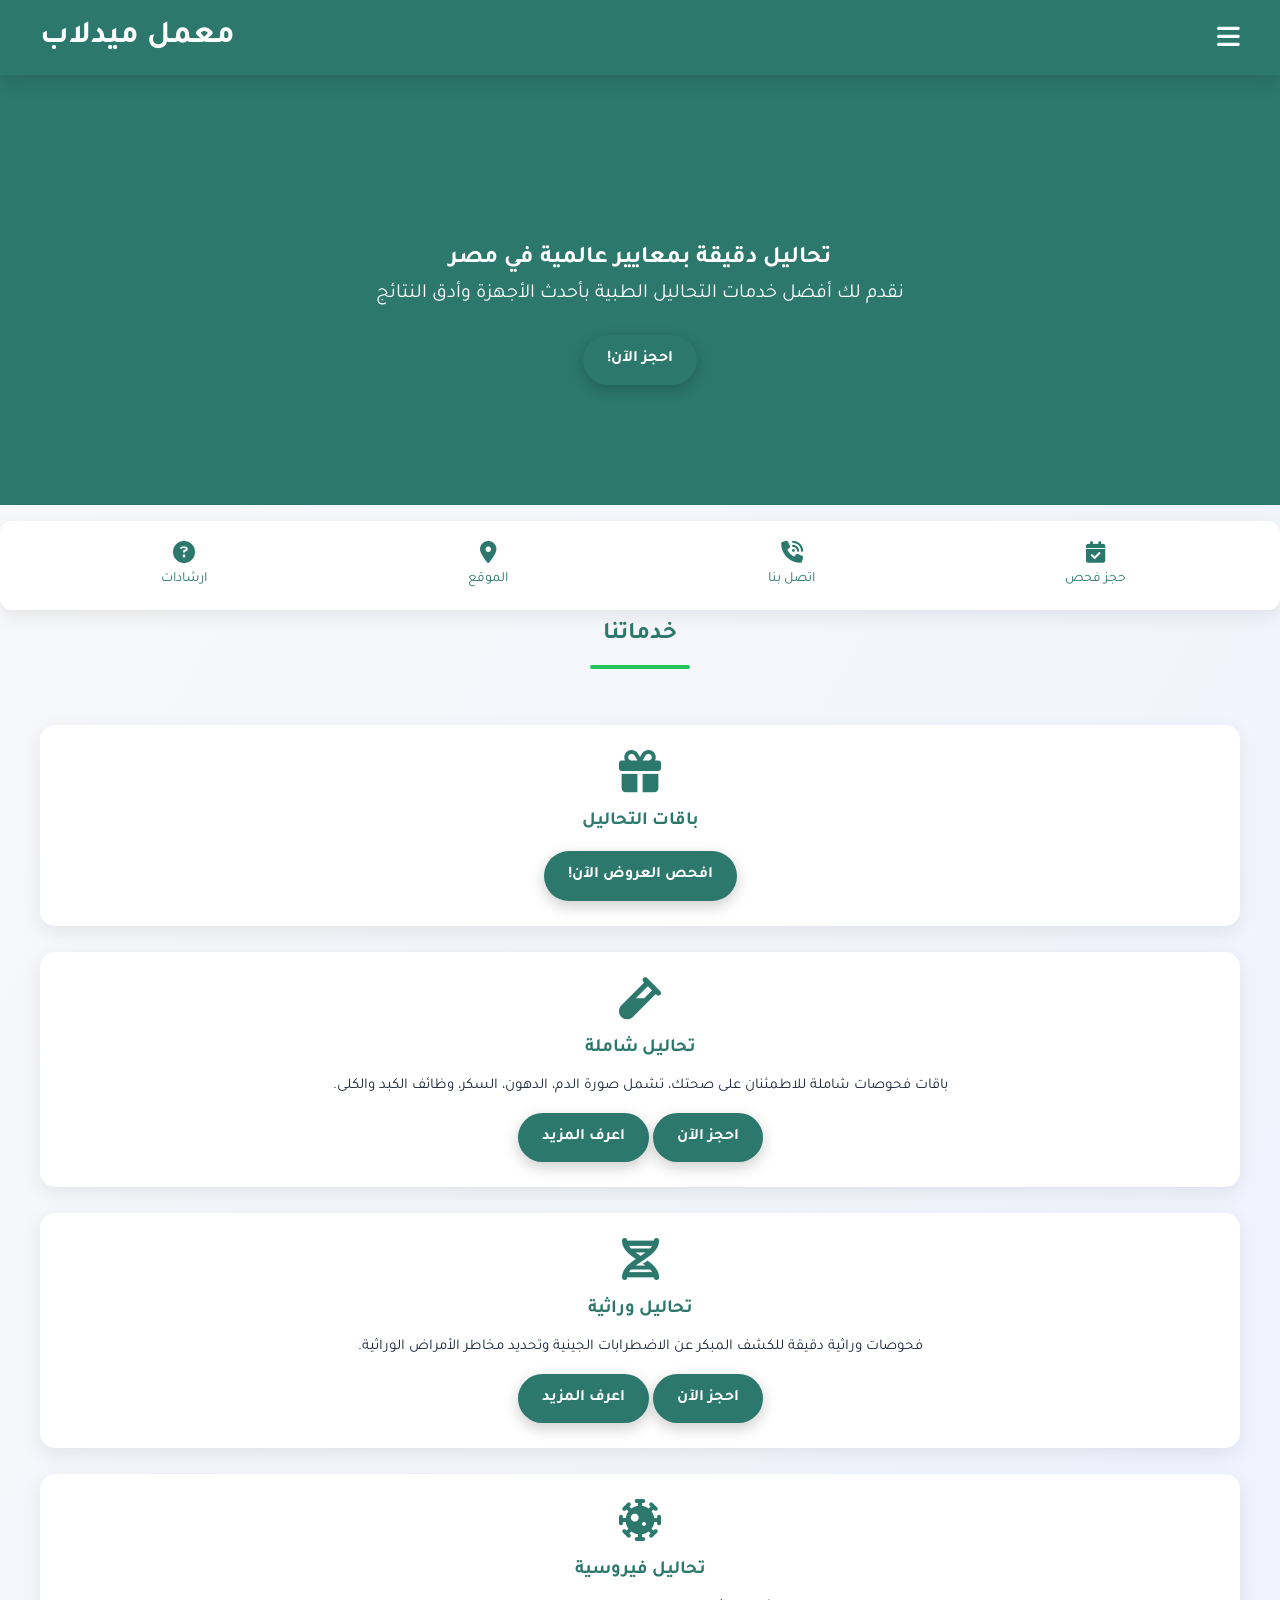
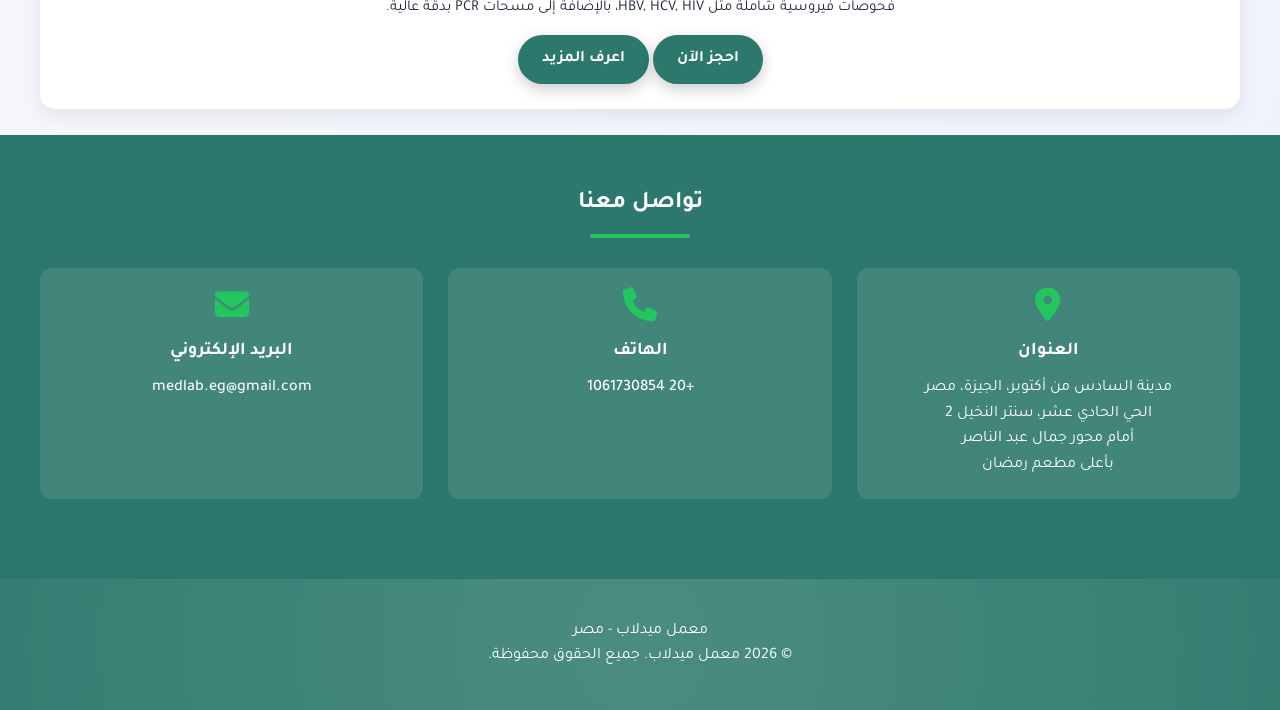
<file: index.html>
<!DOCTYPE html>
<html lang="ar" dir="rtl">
<head>
  <meta charset="UTF-8">
  <meta name="viewport"
        content="width=device-width, initial-scale=1.0, maximum-scale=1.0, user-scalable=no">
  <title>معمل ميدلاب - مصر</title>

  <link rel="stylesheet" href="css/style.css">
  <link href="images/logo.png" type="image/x-icon" rel="icon">
  <link rel="preconnect" href="https://fonts.googleapis.com">
  <link href="https://fonts.googleapis.com/css2?family=Tajawal:wght@400;500;700&display=swap" rel="stylesheet">
  <link rel="stylesheet" href="https://cdnjs.cloudflare.com/ajax/libs/font-awesome/6.4.0/css/all.min.css">
</head>

<body>
    <nav class="mobile-nav">
            <ul>
                <li><a href="index.html"><i class="fas fa-home"></i> الرئيسية</a></li>
                <li><a href="index.html#services"><i class="fas fa-flask"></i> خدماتنا</a></li>
                <li><a href="appointment.html"><i class="fas fa-calendar-check"></i> حجز فحص</a></li>
                <li><a href="contact.html"><i class="fas fa-headset"></i> خدمة العملاء</a></li>
            </ul>
        </nav>      
  <header class="mobile-header" role="banner">
    <div class="container">
      <button class="menu-toggle" aria-label="فتح/إغلاق القائمة">
        <i class="fas fa-bars" aria-hidden="true"></i>
      </button>
      <h1 class="site-title">معمل ميدلاب</h1>
    </div>
  </header>
  <section class="hero" aria-labelledby="hero-title">
    <div class="container">
      <div class="hero-content">
        <h2 id="hero-title">تحاليل دقيقة بمعايير عالمية في مصر</h2>
        <p>نقدم لك أفضل خدمات التحاليل الطبية بأحدث الأجهزة وأدق النتائج</p>
      </div>
          <div>
         <a href="appointment.html" class="btn call-btn">
            احجز الآن!
          </a>
          </div>
       </div>
    </div>
  </section>
<br>
  <section class="quick-services" aria-label="روابط سريعة">
    <div class="container">
      <div class="quick-service">
        <a href="appointment.html">
          <i class="fa fa-calendar-check"></i>
          <span>حجز فحص</span>
        </a>
      </div>
      <div class="quick-service">
        <a href="contact.html">
          <i class="fas fa-phone-volume"></i>
          <span>اتصل بنا</span>
        </a>
      </div>
      <div class="quick-service">
        <a href="https://maps.google.com?q=مدينة السادس من اكتوبر الجيزه مصر الحي الحادي عشر سنتر النخيل 2 أمام محور جمال عبد الناصر"
           target="_blank" rel="noopener">
          <i class="fas fa-map-marker-alt"></i>
          <span>الموقع</span>
        </a>
      </div>
      <div class="quick-service">
        <a href="product.html">
          <i class="fas fa-question-circle"></i>
          <span>ارشادات</span>
        </a>
      </div>
    </div>
  </section>
<br>
  <section id="services" class="services" aria-labelledby="services-title">
    <div class="container">
      <h2 id="services-title" class="section-title">خدماتنا</h2>

<br>
         <article class="service-card feature-card" aria-labelledby="svc-viral-title">
          <div class="feature-image feature-image--virus" aria-hidden="true">
            <div class="feature-overlay">
              <i class="fas fa-gift"></i>
              <h3 class="feature-title">باقات التحاليل</h3>
            </div>
          </div>
          <div class="feature-content">
            <p id="svc-viral-title"></p>
            <div class="feature-actions">
              <a class="btn btn-ghost" href="special test.html">افحص العروض الآن!</a>
            </div>
          </div>
        </article>
<br>
      <div class="services-grid">
        <article class="service-card feature-card" aria-labelledby="svc-comprehensive-title">
          <div class="feature-image" aria-hidden="true">
            <div class="feature-overlay">
              <i class="fas fa-vial"></i>
              <h3 class="feature-title">تحاليل شاملة</h3>
            </div>
          </div>
          <div class="feature-content">
            <p id="svc-comprehensive-title">
              باقات فحوصات شاملة للاطمئنان على صحتك، تشمل صورة الدم، الدهون، السكر، وظائف الكبد والكلى.
            </p>
            <div class="feature-actions">
              <a class="btn btn-primary" href="appointment.html">احجز الآن</a>
              <a class="btn btn-ghost" href="lab-tests.html">اعرف المزيد</a>
            </div>
          </div>
        </article>
            <br>
        <article class="service-card feature-card" aria-labelledby="svc-genetic-title">
          <div class="feature-image feature-image--dna" aria-hidden="true">
            <div class="feature-overlay">
              <i class="fas fa-dna"></i>
              <h3 class="feature-title">تحاليل وراثية</h3>
            </div>
          </div>
          <div class="feature-content">
            <p id="svc-genetic-title">
              فحوصات وراثية دقيقة للكشف المبكر عن الاضطرابات الجينية وتحديد مخاطر الأمراض الوراثية.
            </p>
            <div class="feature-actions">
              <a class="btn btn-primary" href="appointment.html">احجز الآن</a>
              <a class="btn btn-ghost" href="genetics.html">اعرف المزيد</a>
            </div>
          </div>
        </article>
            <br>
        <article class="service-card feature-card" aria-labelledby="svc-viral-title">
          <div class="feature-image feature-image--virus" aria-hidden="true">
            <div class="feature-overlay">
              <i class="fas fa-virus-covid"></i>
              <h3 class="feature-title">تحاليل فيروسية</h3>
            </div>
          </div>
          <div class="feature-content">
            <p id="svc-viral-title">
              فحوصات فيروسية شاملة مثل HBV, HCV, HIV، بالإضافة إلى مسحات PCR بدقة عالية.
            </p>
            <div class="feature-actions">
              <a class="btn btn-primary" href="appointment.html">احجز الآن</a>
              <a class="btn btn-ghost" href="virology.html">اعرف المزيد</a>
            </div>
          </div>
        </article>

      </div>
    </div>
  </section>
  <br>
  <section id="contact" class="contact" aria-labelledby="contact-title">
    <div class="container">
      <h2 id="contact-title" class="section-titles">تواصل معنا</h2>

      <div class="contact-methods">
        <div class="contact-method">
          <i class="fas fa-map-marker-alt" aria-hidden="true"></i>
          <h3>العنوان</h3>
          <p>مدينة السادس من أكتوبر، الجيزة، مصر</p>
          <p>الحي الحادي عشر، سنتر النخيل 2</p>
          <p>أمام محور جمال عبد الناصر</p>
          <p>بأعلى مطعم رمضان</p>
        </div>

        <div class="contact-method">
          <i class="fas fa-phone" aria-hidden="true"></i>
          <h3>الهاتف</h3>
          <p><a href="tel:+201061730854">+20 1061730854</a></p>
        </div>

        <div class="contact-method">
          <i class="fas fa-envelope" aria-hidden="true"></i>
          <h3>البريد الإلكتروني</h3>
          <p><a href="mailto:medlab.eg@gmail.com">medlab.eg@gmail.com</a></p>
        </div>
      </div>
    </div>
  </section>

  <footer class="footer" role="contentinfo">
    <div class="container">
      <div class="footer-logo">
        <p>معمل ميدلاب - مصر</p>
      </div>
      <div class="copyright">
        <p>&copy; 2026 معمل ميدلاب. جميع الحقوق محفوظة.</p>
      </div>
    </div>
  </footer>

  <script>
    document.addEventListener('DOMContentLoaded', function () {
      const menuToggle = document.querySelector('.menu-toggle');
      const mobileNav  = document.querySelector('.mobile-nav');

      if (menuToggle && mobileNav) {
        menuToggle.addEventListener('click', function (e) {
          e.stopPropagation();
          mobileNav.classList.toggle('active');
          menuToggle.classList.toggle('open');
        });

        document.querySelectorAll('.mobile-nav a').forEach(link => {
          link.addEventListener('click', function () {
            mobileNav.classList.remove('active');
            menuToggle.classList.remove('open');
          });
        });

        document.addEventListener('click', function (e) {
          if (!mobileNav.contains(e.target) && !menuToggle.contains(e.target)) {
            mobileNav.classList.remove('active');
            menuToggle.classList.remove('open');
          }
        });
      }

      document.querySelectorAll('a, button').forEach(el => {
        el.addEventListener('touchstart', function () { this.style.transform = 'scale(0.96)'; });
        el.addEventListener('touchend',   function () { this.style.transform = 'scale(1)';     });
      });
    });
  </script>
</body>
</html>
</file>
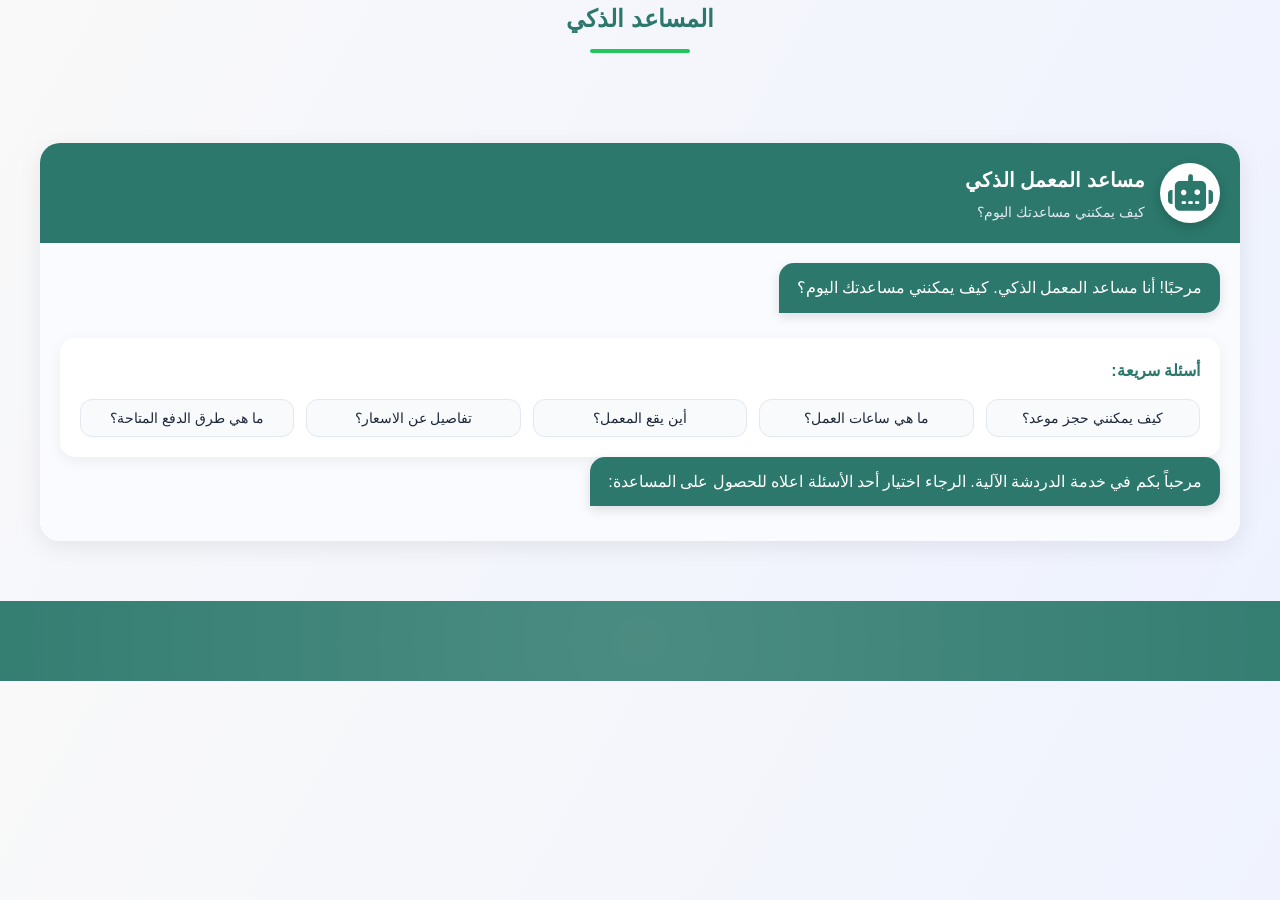
<file: ai-assistant.html>
<!DOCTYPE html>
<html lang="ar" dir="rtl">
<head>
    <meta charset="UTF-8">
    <meta name="viewport" content="width=device-width, initial-scale=1.0">
    <title>المساعد الذكي - عيادات النخيل الطبية</title>
    <link rel="stylesheet" href="css/style.css">
     <link  href="images/logo.png" type="image/x-icon" rel="icon">
    <link rel="stylesheet" href="css/ai.css">
    <link rel="stylesheet" href="https://cdnjs.cloudflare.com/ajax/libs/font-awesome/6.4.0/css/all.min.css">
</head>
<body>
    <header class="header">
        <h2 class="section-title">المساعد الذكي</h2>           
    </header>
    <section class="ai-assistant section-padding">
        <div class="container">
            <div class="ai-container">
                <div class="ai-header">
                    <div class="ai-avatar">
                        <i class="fas fa-robot"></i>
                    </div>
                    <div class="ai-info">
                        <h3>مساعد المعمل الذكي</h3>
                        <p>كيف يمكنني مساعدتك اليوم؟</p>
                    </div>
                </div>
                
                <div class="ai-chat-container">
                    <div class="ai-message ai-response">
                        <div class="message-content">
                            <p>مرحبًا! أنا مساعد المعمل الذكي. كيف يمكنني مساعدتك اليوم؟</p>
                        </div>
                    </div>
                    
                    <div class="quick-questions">
                        <h4>أسئلة سريعة:</h4>
                        <div class="questions-grid">
                            <button class="question-btn" data-question="كيف يمكنني حجز موعد؟">كيف يمكنني حجز موعد؟</button>
                            <button class="question-btn" data-question="ما هي ساعات العمل؟">ما هي ساعات العمل؟</button>
                            <button class="question-btn" data-question="أين يقع المعمل؟">أين يقع المعمل؟</button>
                            <button class="question-btn" data-question="تفاصيل عن الاسعار؟">تفاصيل عن الاسعار؟</button>  
                            <button class="question-btn" data-question="ما هي طرق الدفع المتاحة؟">ما هي طرق الدفع المتاحة؟</button>
                        </div>
                    </div>
                </div>
                
                
            </div>
        </div>
    </section>

    <footer class="footer">

    </footer>

    <script src="js/ai.js"></script>
</body>
</html>
</file>
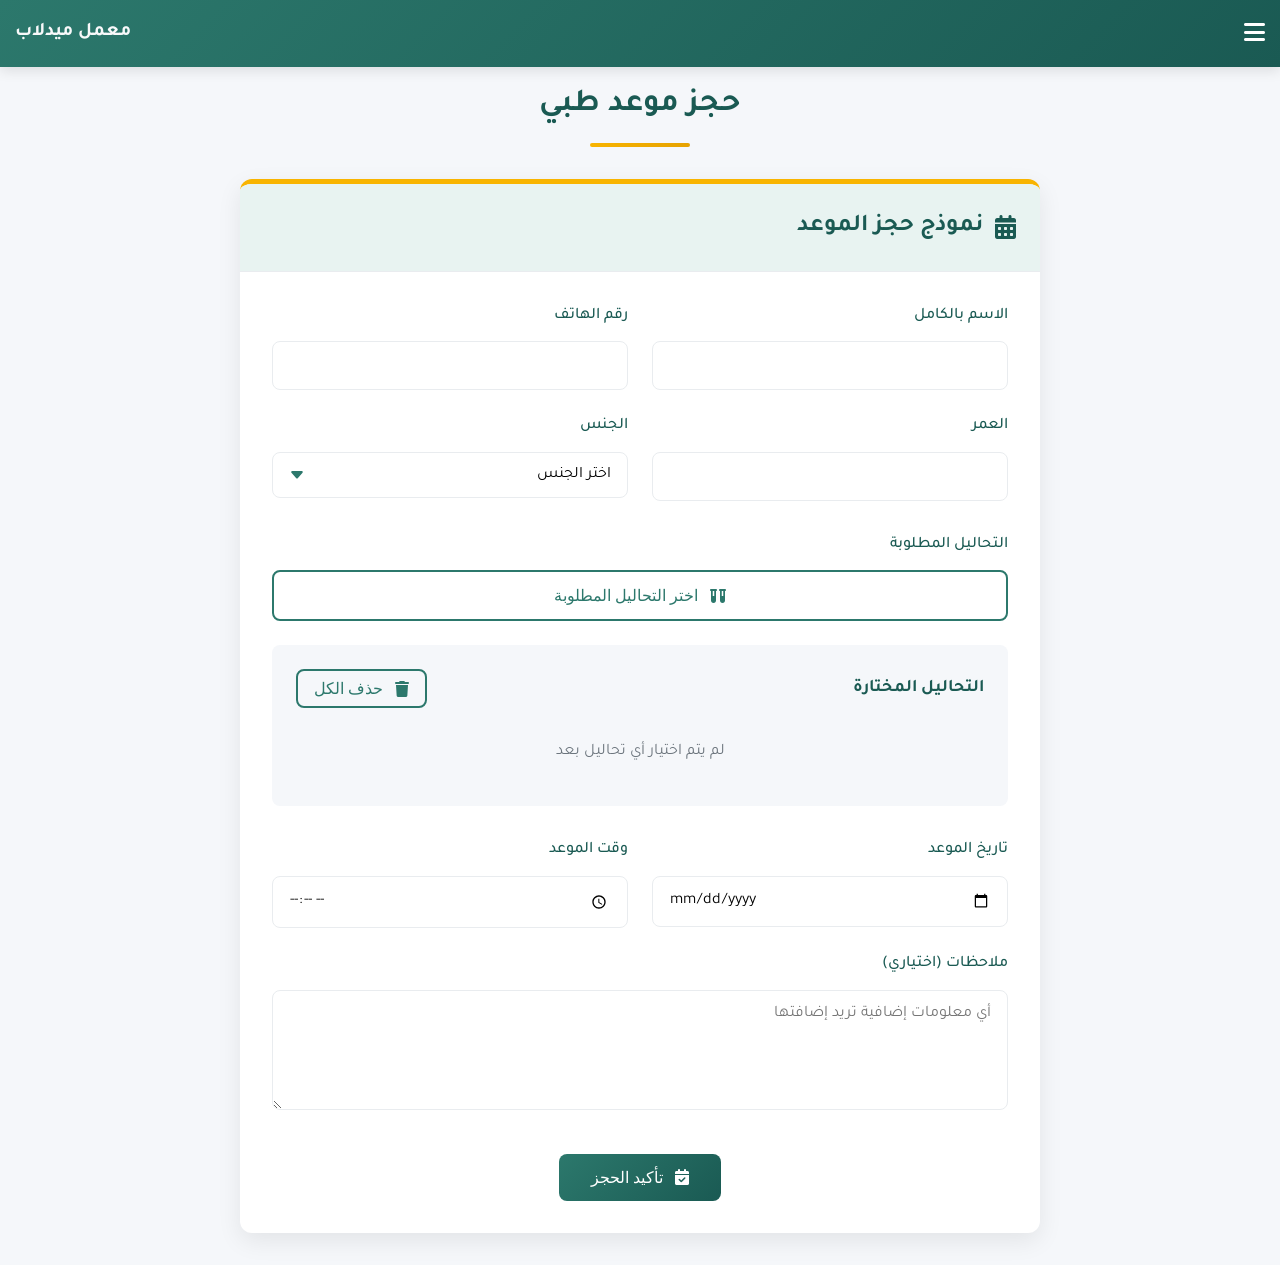
<file: appointment.html>
<!DOCTYPE html>
<html lang="ar" dir="rtl">
<head>
    <meta charset="UTF-8">
    <meta name="viewport" content="width=device-width, initial-scale=1.0">
    <title>نظام حجز المواعيد - معامل ميدلاب للتحاليل الطبية</title>
    <link href="images/logo.png" type="image/x-icon" rel="icon">
    <link rel="stylesheet" href="css/appointment.css">
    <link rel="stylesheet" href="https://cdnjs.cloudflare.com/ajax/libs/font-awesome/6.4.0/css/all.min.css">         
    <link href="https://fonts.googleapis.com/css2?family=Tajawal:wght@400;500;700;900&display=swap" rel="stylesheet">
  
</head>
<body>

    <header class="mobile-header">
        <div class="container">
            <button class="menu-toggle">
                <i class="fas fa-bars"></i>
            </button>
            <h1>معمل ميدلاب</h1>
        </div>
        <nav class="mobile-nav">
            <ul>
                <li><a href="index.html"><i class="fas fa-home"></i> الرئيسية</a></li>
                <li><a href="index.html#services"><i class="fas fa-flask"></i> خدماتنا</a></li>
                <li><a href="index.html#doctors"><i class="fas fa-user-md"></i> فريق العمل</a></li>
                <li><a href="appointment.html"><i class="fas fa-calendar-check"></i> حجز فحص</a></li>
                <li><a href="contact.html"><i class="fas fa-headset"></i> خدمة العملاء</a></li>
                <li><a href="login.html"><i class="fas fa-sign-in-alt"></i> تسجيل الدخول</a></li>
            </ul>
        </nav>
    </header>

    <main class="main-container">
        <h1 class="page-title">حجز موعد طبي</h1>
        
        <div id="notification-area"></div>
        
        <div class="appointment-card">
            <div class="form-header">
                <h2 class="form-title">
                    <i class="fas fa-calendar-alt"></i>
                    نموذج حجز الموعد
                </h2>
            </div>
            
            <div class="form-body">
                <form id="appointment-form">
                    <div class="form-row">
                        <div class="form-group">
                            <label for="fullname" class="form-label">الاسم بالكامل</label>
                            <input type="text" id="fullname" class="form-control" required>
                            <div class="invalid-feedback">الرجاء إدخال الاسم بالكامل</div>
                        </div>
                        
                        <div class="form-group">
                            <label for="phone" class="form-label">رقم الهاتف</label>
                            <input type="tel" id="phone" class="form-control" required>
                            <div class="invalid-feedback">الرجاء إدخال رقم هاتف صحيح</div>
                        </div>
                    </div>
                    
                    <div class="form-row">
                        <div class="form-group">
                            <label for="age" class="form-label">العمر</label>
                            <input type="number" id="age" class="form-control" min="1" max="120">
                            <div class="invalid-feedback">الرجاء إدخال عمر صحيح</div>
                        </div>
                        
                        <div class="form-group">
                            <label for="gender" class="form-label">الجنس</label>
                            <select id="gender" class="form-control">
                                <option value="">اختر الجنس</option>
                                <option value="male">ذكر</option>
                                <option value="female">أنثى</option>
                            </select>
                        </div>
                    </div>
                    
                    <div class="tests-section">
                        <div class="form-group">
                            <label class="form-label">التحاليل المطلوبة</label>
                            <button type="button" id="open-tests-modal" class="btn btn-outline" style="width: 100%;">
                                <i class="fas fa-vials"></i> اختر التحاليل المطلوبة
                            </button>
                            
                            <div class="selected-tests-container">
                                <div class="selected-tests-header">
                                    <span class="selected-tests-title">التحاليل المختارة</span>
                                    <button id="clear-all-tests" class="btn btn-outline" style="padding: 0.5rem 1rem;">
                                        <i class="fas fa-trash"></i> حذف الكل
                                    </button>
                                </div>
                                <div id="selected-tests-list" class="selected-tests-list">
                                    <div style="text-align: center; padding: 1rem; color: var(--gray-dark);">
                                        لم يتم اختيار أي تحاليل بعد
                                    </div>
                                </div>
                            </div>
                        </div>
                    </div>
                    
                    <div class="form-row">
                        <div class="form-group">
                            <label for="date" class="form-label">تاريخ الموعد</label>
                            <input type="date" id="date" class="form-control" required>
                            <div class="invalid-feedback">الرجاء اختيار تاريخ صحيح</div>
                        </div>
                        
                        <div class="form-group">
                            <label for="time" class="form-label">وقت الموعد</label>
                            <input type="time" id="time" class="form-control" required>
                            <div class="invalid-feedback">الرجاء اختيار وقت صحيح</div>
                        </div>
                    </div>
                    
                    <div class="form-group">
                        <label for="notes" class="form-label">ملاحظات (اختياري)</label>
                        <textarea id="notes" class="form-control" placeholder="أي معلومات إضافية تريد إضافتها"></textarea>
                    </div>
                    
                    <div class="form-actions">
                        <button type="submit" class="btn btn-primary" id="submit-btn">
                            <i class="fas fa-calendar-check"></i>
                            <span id="btn-text">تأكيد الحجز</span>
                            <span id="btn-spinner" class="spinner" style="display: none;"></span>
                        </button>
                    </div>
                </form>
            </div>
        </div>
    </main>

    <div id="tests-modal" class="tests-modal">
        <div class="modal-content">
            <div class="modal-header">
                <h3 class="modal-title"><i class="fas fa-vials"></i> اختر التحاليل المطلوبة</h3>
                <button class="close-modal">&times;</button>
            </div>

            <div class="search-container">
                <div class="form-group">
                    <div class="search-input-container">
                        <i class="fas fa-search search-icon"></i>
                        <input type="text" id="tests-search" class="form-control search-input" 
                               placeholder="ابحث بالعربية أو الإنجليزية...">
                        <button id="clear-search" class="clear-search-btn" title="مسح البحث">
                            <i class="fas fa-times"></i>
                        </button>
                    </div>
                </div>
            </div>

            <div id="tests-container" class="tests-content"></div>
            
            <div class="modal-actions">
                <button id="cancel-selection" class="btn btn-outline">
                    <i class="fas fa-times"></i> إلغاء
                </button>
                <button id="confirm-selection" class="btn btn-primary">
                    <i class="fas fa-check"></i> تأكيد الاختيار
                </button>
            </div>
        </div>
    </div>
  
    <script>
        document.addEventListener('DOMContentLoaded', function() {
            const allTests = {
                "تحاليل الدم (Blood Tests)": [
                    "CBC (صورة دم كاملة)",
                    "ESR (تحليل سرعة ترسيب الدم)",
                    "Reticulocyte Count (عدد الخلايا الشبكية)",
                    "Blood Film (شريحة الدم)",
                    "Iron (الحديد)",
                    "Ferritin (فيريتين)",
                    "TIBC (السعة الكلية للحديد)",
                    "Transferrin (ترانسفيرين)",
                    "Vitamin B12 (فيتامين ب12)",
                    "Vitamin B9 (فيتامين ب 9)",
                    "Vitamin D (فيتامين د)",
                    "magnesium (ماغنيسيوم)",
                    "soduim (صوديوم)",
                    "Zinc (زنك)",
                    "potasuim (بوتاسيوم)",
                    "Alkaline phosphate(فوسفور)",
                    "Calcium(كالسيوم)",
                    "Copper (نحاس)",
                    "Chloride (الكلورايد)",
                    "Folic Acid (حمض الفوليك)",
                    "Hemoglobin Electrophoresis (هيموجلوبين كهربائي)"
                ],
                "تحاليل تخثر الدم (Coagulation Tests)": [
                    "PT (زمن البروثرومبين)",
                    "PTT (زمن الثرومبوبلاستين الجزئي)",
                    "INR (النسبة المعيارية الدولية)",
                    "Fibrinogen (فيبرينوجين)",
                    "D-Dimer (دي دايمر)",
                    "Protein C & S (بروتين سي وإس)"
                ],
                "تحاليل الكيمياء الحيوية (Biochemistry Tests)": {
                    "سكر الدم (Glucose Tests)": [
                        "FBS (سكر صائم)",
                        "RBS (سكر عشوائي)",
                        "HbA1c (الهيموجلوبين السكري)",
                        "OGTT (اختبار تحمل الجلوكوز)"
                    ],
                    "وظائف الكبد (Liver Function Tests)": [
                        "AST (SGOT)",
                        "ALT (SGPT)",
                        "ALP (الفوسفاتاز القلوي)",
                        "Bilirubin (Total & Direct)",
                        "Albumin (الألبومين)",
                        "Total Protein (البروتين الكلي)",
                        "GGT (جاما جلوتاميل ترانسفيراز)"
                    ],
                    "وظائف الكلى (Kidney Function Tests)": [
                        "Creatinine (كرياتينين)",
                        "Urea (يوريا)",
                        "Uric Acid (حمض اليوريك)",
                        "eGFR (معدل الترشيح الكبيبي)"
                    ],
                    "الدهون (Lipid Profile)": [
                        "Cholesterol (الكوليسترول الكلي)",
                        "HDL (الكوليسترول الجيد)",
                        "LDL (الكوليسترول الضار)",
                        "Triglycerides (الدهون الثلاثية)"
                    ],
                    "أملاح الدم (Electrolytes)": [
                        "Sodium (الصوديوم)",
                        "Potassium (البوتاسيوم)",
                        "Calcium (الكالسيوم)",
                        "Magnesium (الماغنسيوم)",
                        "Phosphorus (الفوسفور)",
                        "Chloride (الكلوريد)"
                    ]
                },
                "تحاليل المناعة والأجسام المضادة (Immunology & Serology)": [
                    "CRP (بروتين سي التفاعلي)",
                    "RF (عامل الروماتويد)",
                    "ANA (الأجسام المضادة للنواة)",
                    "Anti-dsDNA (أجسام مضادة للحمض النووي)",
                    "ASO (مضادات الستربتوليزين)",
                    "IgE (الجلوبيولين المناعي هـ)",
                    "IgG, IgM, IgA (الأجسام المناعية)",
                    "HBsAg (فيروس بي)",
                    "HCV Ab (فيروس سي)",
                    "HIV Ab (فيروس الإيدز)",
                    "CMV IgG/IgM (سايتوميجالو فيروس)",
                    "EBV (فيروس إبشتاين بار)"
                ],
                "تحاليل الهرمونات (Hormones Tests)": {
                    "هرمونات الغدة الدرقية (Thyroid Function Tests)": [
                        "TSH",
                        "T3 (Total & Free)",
                        "T4 (Total & Free)"
                    ],
                    "هرمونات الجنس (Sex Hormones)": [
                        "Testosterone (التستوستيرون)",
                        "Estrogen (الإستروجين)",
                        "Progesterone (البروجسترون)",
                        "Prolactin (البرولاكتين)",
                        "FSH",
                        "LH"
                    ],
                    "هرمونات الغدة النخامية (Pituitary Hormones)": [
                        "Growth Hormone (هرمون النمو)",
                        "ACTH (هرمون الكورتيكوتروبين)"
                    ],
                    "هرمونات البنكرياس (Pancreatic Hormones)": [
                        "Insulin (الإنسولين)",
                        "C-Peptide (سي-ببتايد)"
                    ]
                },
                "تحاليل البول والبراز (Urine & Stool Tests)": [
                    "Urine Analysis (تحليل البول)",
                    "Urine Culture (مزرعة البول)",
                    "24-Hour Urine Protein (بروتين البول 24 ساعة)",
                    "Stool Analysis (تحليل البراز)",
                    "Stool Culture (مزرعة البراز)",
                    "H.pylori (جرثومة معدة)",
                    "Occult Blood in stool (دم خفي في البراز)",
                    "Ova & Parasites (بيض الطفيليات)"
                ],
                "التحاليل الجينية والوراثية (Genetic Tests)": [
                    "Karyotype (الكروموسومات)",
                    "PCR (تفاعل البوليميراز المتسلسل)",
                    "DNA Sequencing (تسلسل الحمض النووي)",
                    "BRCA1 & BRCA2 (جينات سرطان الثدي)"
                ],
                "تحاليل الأورام (Tumor Markers)": [
                    "AFP (ألفا فيتوبروتين)",
                    "CEA (مستضد سرطاني مضغي)",
                    "PSA (مستضد البروستاتا النوعي)",
                    "CA-125 (سرطان المبيض)",
                    "CA 15-3 (سرطان الثدي)",
                    "CA 19-9 (سرطان البنكرياس)"
                ]
            };

            const testsModal = document.getElementById('tests-modal');
            const openModalBtn = document.getElementById('open-tests-modal');
            const closeModalBtn = document.querySelector('.close-modal');
            const cancelBtn = document.getElementById('cancel-selection');
            const confirmBtn = document.getElementById('confirm-selection');
            const testsContainer = document.getElementById('tests-container');
            const selectedTestsList = document.getElementById('selected-tests-list');
            const clearAllBtn = document.getElementById('clear-all-tests');
            const appointmentForm = document.getElementById('appointment-form');
            const submitBtn = document.getElementById('submit-btn');
            const notificationArea = document.getElementById('notification-area');
            const searchInput = document.getElementById('tests-search');
            const clearSearchBtn = document.getElementById('clear-search');
            let tempSelectedTests = [];
            let selectedTests = [];

            function flattenTestsData(testsData) {
                const result = [];
                
                for (const [category, tests] of Object.entries(testsData)) {
                    if (Array.isArray(tests)) {
                        tests.forEach(test => {
                            result.push({
                                name: test,
                                category: category,
                                arabicName: test.split('(')[0].trim(),
                                englishName: test.includes('(') ? test.match(/\(([^)]+)\)/)[1] : ''
                            });
                        });
                    } else {
                        for (const [subCategory, subTests] of Object.entries(tests)) {
                            subTests.forEach(test => {
                                result.push({
                                    name: test,
                                    category: `${category} - ${subCategory}`,
                                    arabicName: test.split('(')[0].trim(),
                                    englishName: test.includes('(') ? test.match(/\(([^)]+)\)/)[1] : ''
                                });
                            });
                        }
                    }
                }
                
                return result;
            }

            const flattenedTests = flattenTestsData(allTests);

            function searchTests(query) {
                if (!query) {
                    return flattenedTests;
                }
                
                const queryLower = query.toLowerCase();
                
                return flattenedTests.filter(test => {
                    if (test.arabicName.toLowerCase().includes(queryLower)) return true;

                    if (test.englishName.toLowerCase().includes(queryLower)) return true;
                    
                    const arabicWords = test.arabicName.toLowerCase().split(' ');
                    const englishWords = test.englishName.toLowerCase().split(' ');
                    
                    return arabicWords.some(word => word.startsWith(queryLower)) ||
                           englishWords.some(word => word.startsWith(queryLower));
                });
            }

            function highlightMatches(text, query) {
                if (!query) return text;
                
                const queryLower = query.toLowerCase();
                const arabicPart = text.split('(')[0];
                const englishPart = text.includes('(') ? `(${text.split('(')[1]}` : '';
                
                const highlightedArabic = arabicPart.replace(
                    new RegExp(queryLower, 'gi'),
                    match => `<span class="highlight">${match}</span>`
                );
                
                const highlightedEnglish = englishPart.replace(
                    new RegExp(queryLower, 'gi'),
                    match => `<span class="highlight">${match}</span>`
                );
                
                return highlightedArabic + highlightedEnglish;
            }

            function displayTests(tests) {
                testsContainer.innerHTML = '';
                
                if (!tests || tests.length === 0) {
                    testsContainer.innerHTML = `
                        <div class="no-results">
                            <i class="fas fa-search"></i>
                            <p>لا توجد نتائج مطابقة للبحث</p>
                        </div>
                    `;
                    return;
                }
                
                const testsByCategory = {};
                tests.forEach(test => {
                    if (!testsByCategory[test.category]) {
                        testsByCategory[test.category] = [];
                    }
                    testsByCategory[test.category].push(test);
                });
                
                for (const [category, tests] of Object.entries(testsByCategory)) {
                    const categoryDiv = document.createElement('div');
                    categoryDiv.className = 'test-category';
                    
                    const categoryTitle = document.createElement('h4');
                    categoryTitle.className = 'category-title';
                    
                    const icon = document.createElement('i');
                    if (category.includes('دم')) icon.className = 'fas fa-tint';
                    else if (category.includes('هرمون')) icon.className = 'fas fa-chart-line';
                    else if (category.includes('بول') || category.includes('براز')) icon.className = 'fas fa-flask';
                    else if (category.includes('وراث')) icon.className = 'fas fa-dna';
                    else icon.className = 'fas fa-vial';
                    
                    categoryTitle.appendChild(icon);
                    categoryTitle.appendChild(document.createTextNode(category));
                    categoryDiv.appendChild(categoryTitle);
                    
                    const testsGrid = document.createElement('div');
                    testsGrid.className = 'tests-grid';
                    
                    tests.forEach(test => {
                        testsGrid.appendChild(createTestCheckbox(test));
                    });
                    
                    categoryDiv.appendChild(testsGrid);
                    testsContainer.appendChild(categoryDiv);
                }
                
                setCheckedStates();
            }

            function createTestCheckbox(test) {
                const div = document.createElement('div');
                div.className = 'test-item';
                
                const checkbox = document.createElement('input');
                checkbox.type = 'checkbox';
                checkbox.id = `test-${test.name.replace(/\s+/g, '-')}`;
                checkbox.value = test.name;
                checkbox.checked = tempSelectedTests.includes(test.name);
                
                const label = document.createElement('label');
                label.htmlFor = checkbox.id;
                label.innerHTML = highlightMatches(test.name, searchInput.value.trim());
                
                div.appendChild(checkbox);
                div.appendChild(label);
                return div;
            }

            function setCheckedStates() {
                document.querySelectorAll('.test-item input').forEach(checkbox => {
                    checkbox.addEventListener('change', function() {
                        if (this.checked) {
                            tempSelectedTests.push(this.value);
                        } else {
                            tempSelectedTests = tempSelectedTests.filter(t => t !== this.value);
                        }
                    });
                });
            }

            openModalBtn.addEventListener('click', function() {
                tempSelectedTests = [...selectedTests];
                displayTests(flattenedTests);
                testsModal.style.display = 'block';
                searchInput.focus();
            });

            function closeModal() {
                testsModal.style.display = 'none';
                searchInput.value = '';
            }

            closeModalBtn.addEventListener('click', closeModal);
            cancelBtn.addEventListener('click', closeModal);

            confirmBtn.addEventListener('click', function() {
                selectedTests = [...tempSelectedTests];
                renderSelectedTests();
                closeModal();
            });

            clearAllBtn.addEventListener('click', function() {
                selectedTests = [];
                renderSelectedTests();
            });

            function renderSelectedTests() {
                selectedTestsList.innerHTML = '';
                
                if (selectedTests.length === 0) {
                    const emptyMsg = document.createElement('div');
                    emptyMsg.textContent = 'لم يتم اختيار أي تحاليل بعد';
                    emptyMsg.style.textAlign = 'center';
                    emptyMsg.style.padding = '1rem';
                    emptyMsg.style.color = 'var(--gray-dark)';
                    selectedTestsList.appendChild(emptyMsg);
                    return;
                }
                
                selectedTests.forEach(test => {
                    const testDiv = document.createElement('div');
                    testDiv.className = 'selected-test';
                    
                    const testName = document.createElement('span');
                    testName.textContent = test;
                    
                    const removeBtn = document.createElement('button');
                    removeBtn.className = 'remove-test';
                    removeBtn.innerHTML = '<i class="fas fa-times"></i>';
                    removeBtn.addEventListener('click', function() {
                        selectedTests = selectedTests.filter(t => t !== test);
                        renderSelectedTests();
                    });
                    
                    testDiv.appendChild(testName);
                    testDiv.appendChild(removeBtn);
                    selectedTestsList.appendChild(testDiv);
                });
            }

            appointmentForm.addEventListener('submit', function(e) {
                e.preventDefault();

                if (!validateForm()) {
                    return;
                }
                
                const btnText = document.getElementById('btn-text');
                const spinner = document.getElementById('btn-spinner');
                submitBtn.disabled = true;
                btnText.textContent = 'جاري الحجز...';
                spinner.style.display = 'inline-block';
                
                setTimeout(function() {
                    submitBtn.disabled = false;
                    btnText.textContent = 'تأكيد الحجز';
                    spinner.style.display = 'none';
                    
                    showNotification('تم حجز الموعد بنجاح! سنتصل بك لتأكيد الموعد.', 'success');
                    
                    appointmentForm.reset();
                    selectedTests = [];
                    renderSelectedTests();
                }, 2000);
            });

            function validateForm() {
                let isValid = true;
                const requiredFields = ['fullname', 'phone', 'date', 'time'];
                
                requiredFields.forEach(fieldId => {
                    const field = document.getElementById(fieldId);
                    if (!field.value.trim()) {
                        field.classList.add('is-invalid');
                        isValid = false;
                    } else {
                        field.classList.remove('is-invalid');
                    }
                });

                const phone = document.getElementById('phone');
                if (!/^[0-9]{10,15}$/.test(phone.value.trim())) {
                    phone.classList.add('is-invalid');
                    isValid = false;
                }

                if (selectedTests.length === 0) {
                    showNotification('الرجاء اختيار تحليل واحد على الأقل', 'error');
                    isValid = false;
                }

                return isValid;
            }

            function showNotification(message, type) {
                const notification = document.createElement('div');
                notification.className = `notification notification-${type}`;
                notification.innerHTML = `
                    <i class="fas fa-${type === 'success' ? 'check-circle' : type === 'error' ? 'times-circle' : 'exclamation-circle'}"></i>
                    <span>${message}</span>
                `;
                notificationArea.appendChild(notification);
                
                setTimeout(() => {
                    notification.remove();
                }, 5000);
            }

            // تحسين البحث: البحث عند الضغط على Enter وإخفاء الكيبورد
            searchInput.addEventListener('keydown', function(e) {
                if (e.key === 'Enter') {
                    e.preventDefault();
                    const query = this.value.trim();
                    const results = searchTests(query);
                    displayTests(results);
                    
                    // إخفاء الكيبورد على الأجهزة المحمولة
                    this.blur();
                }
            });

            searchInput.addEventListener('input', function() {
                const query = this.value.trim();
                const results = searchTests(query);
                displayTests(results);
            });

            clearSearchBtn.addEventListener('click', function() {
                searchInput.value = '';
                searchInput.focus();
                displayTests(flattenedTests);
            });

            renderSelectedTests();
        });
    </script>
    
    <script>
        document.addEventListener('DOMContentLoaded', function () {
            const menuToggle = document.querySelector('.menu-toggle')
            const mobileNav = document.querySelector('.mobile-nav')

            if (menuToggle && mobileNav) {
                menuToggle.addEventListener('click', function (e) {
                    e.stopPropagation()
                    mobileNav.classList.toggle('active')
                    menuToggle.classList.toggle('open')
                })

                document.querySelectorAll('.mobile-nav a').forEach(link => {
                    link.addEventListener('click', function () {
                        mobileNav.classList.remove('active')
                        menuToggle.classList.remove('open')
                    })
                })

                document.addEventListener('click', function (e) {
                    if (!mobileNav.contains(e.target) && !menuToggle.contains(e.target)) {
                        mobileNav.classList.remove('active')
                        menuToggle.classList.remove('open')
                    }
                })
            }

            document.querySelectorAll('a, button').forEach(element => {
                element.addEventListener('touchstart', function () {
                    this.style.transform = 'scale(0.95)'
                })

                element.addEventListener('touchend', function () {
                    this.style.transform = 'scale(1)'
                })
            })
        })
    </script>
    
    <script>
    const modalActions = document.querySelector('.modal-actions');

    let initialHeight = window.innerHeight;

    window.addEventListener('resize', () => {
        // لو الحجم قل → الكيبورد فتح
        if (window.innerHeight < initialHeight - 150) {
            modalActions.classList.add('hidden-under-keyboard');
        } else {
            // لما الكيبورد يقفل
            modalActions.classList.remove('hidden-under-keyboard');
        }
    });
</script>
<script>
// ============================================================
// نظام ربط الباقات بصفحة الحجز - نسخة نهائية تعمل بشكل كامل
// ============================================================

(function setupPackageIntegration() {
    // انتظار تحميل الصفحة بالكامل
    if (document.readyState === 'loading') {
        document.addEventListener('DOMContentLoaded', init);
    } else {
        init();
    }
    
    function init() {
        console.log('🔧 جاري تهيئة نظام ربط الباقات...');
        
        // البحث عن الباقة المخزنة
        const storedPackage = localStorage.getItem('selected_package');
        
        if (storedPackage) {
            try {
                const packageData = JSON.parse(storedPackage);
                console.log('📦 تم العثور على باقة:', packageData.name);
                console.log('📋 التحاليل:', packageData.tests);
                
                // عرض رسالة للمستخدم
                showNotification(`🎁 تم تطبيق "${packageData.name}"`, 'success');
                
                // إضافة التحاليل إلى القائمة
                if (packageData.tests && packageData.tests.length > 0) {
                    addTestsToSelectedList(packageData.tests);
                }
                
                // حذف الباقة من التخزين بعد الاستخدام
                localStorage.removeItem('selected_package');
                
            } catch (e) {
                console.error('خطأ:', e);
            }
        }
        
        // التحقق من وجود تحاليل معلقة
        const pendingTests = localStorage.getItem('pending_tests_from_package');
        if (pendingTests) {
            try {
                const tests = JSON.parse(pendingTests);
                if (tests && tests.length > 0) {
                    setTimeout(() => {
                        const addBtn = createAddTestsButton(tests);
                        const container = document.querySelector('.selected-tests-container');
                        if (container && !document.querySelector('.pending-tests-btn')) {
                            container.appendChild(addBtn);
                        }
                    }, 500);
                }
            } catch(e) {
                console.error(e);
            }
        }
    }
    
    // دالة لإضافة التحاليل إلى القائمة
    function addTestsToSelectedList(testNames) {
        // محاولة الوصول إلى المتغيرات العامة من الكود الأصلي
        let selectedTestsArray = null;
        
        // البحث عن المتغير العام selectedTests
        if (typeof window.selectedTests !== 'undefined') {
            selectedTestsArray = window.selectedTests;
        }
        
        // إذا لم يوجد المتغير، نبحث في نطاق أوسع
        if (!selectedTestsArray) {
            // محاولة العثور على العنصر الذي يحتوي على التحاليل المختارة
            const selectedContainer = document.getElementById('selected-tests-list');
            if (selectedContainer) {
                // استخراج التحاليل الموجودة حالياً
                const existingTests = [];
                const testElements = selectedContainer.querySelectorAll('.selected-test span:first-child');
                testElements.forEach(el => {
                    existingTests.push(el.textContent.trim());
                });
                selectedTestsArray = existingTests;
            } else {
                selectedTestsArray = [];
            }
        }
        
        // إضافة التحاليل الجديدة (تجنب التكرار)
        let addedCount = 0;
        testNames.forEach(testName => {
            // تنظيف اسم التحليل
            let cleanTestName = testName;
            
            // التحقق من عدم وجود التحليل مسبقاً
            const exists = selectedTestsArray.some(existing => 
                existing.includes(cleanTestName) || cleanTestName.includes(existing)
            );
            
            if (!exists) {
                selectedTestsArray.push(cleanTestName);
                addedCount++;
            }
        });
        
        if (addedCount > 0) {
            console.log(`✅ تمت إضافة ${addedCount} تحليل جديد`);
            
            // تحديث المتغير العام إذا كان موجوداً
            if (typeof window.selectedTests !== 'undefined') {
                window.selectedTests = selectedTestsArray;
                
                // محاولة استدعاء دالة التحديث إذا كانت موجودة
                if (typeof window.renderSelectedTests === 'function') {
                    window.renderSelectedTests();
                } else {
                    // تحديث الواجهة يدوياً
                    renderTestsListManually(selectedTestsArray);
                }
            } else {
                // تحديث الواجهة يدوياً
                renderTestsListManually(selectedTestsArray);
            }
            
            // عرض عدد التحاليل المضافة
            showNotification(`✅ تمت إضافة ${addedCount} تحليل من الباقة`, 'success');
        } else {
            showNotification(`ℹ️ جميع تحاليل الباقة موجودة مسبقاً`, 'info');
        }
    }
    
    // دالة لتحديث قائمة التحاليل يدوياً
    function renderTestsListManually(testsArray) {
        const selectedContainer = document.getElementById('selected-tests-list');
        if (!selectedContainer) return;
        
        selectedContainer.innerHTML = '';
        
        if (!testsArray || testsArray.length === 0) {
            const emptyMsg = document.createElement('div');
            emptyMsg.textContent = 'لم يتم اختيار أي تحاليل بعد';
            emptyMsg.style.textAlign = 'center';
            emptyMsg.style.padding = '1rem';
            emptyMsg.style.color = '#6c757d';
            selectedContainer.appendChild(emptyMsg);
            return;
        }
        
        testsArray.forEach((test, index) => {
            const testDiv = document.createElement('div');
            testDiv.className = 'selected-test';
            testDiv.style.cssText = `
                background: #f8f9fa;
                border-radius: 8px;
                padding: 10px 15px;
                margin-bottom: 8px;
                display: flex;
                justify-content: space-between;
                align-items: center;
                border-right: 3px solid #e67e22;
                transition: all 0.2s;
            `;
            
            const testName = document.createElement('span');
            testName.textContent = test;
            testName.style.fontSize = '14px';
            testName.style.fontWeight = '500';
            
            const removeBtn = document.createElement('button');
            removeBtn.innerHTML = '<i class="fas fa-times"></i>';
            removeBtn.style.cssText = `
                background: none;
                border: none;
                color: #dc3545;
                cursor: pointer;
                font-size: 14px;
                padding: 5px 10px;
                border-radius: 50%;
                transition: all 0.2s;
            `;
            removeBtn.onmouseover = () => removeBtn.style.backgroundColor = 'rgba(220, 53, 69, 0.1)';
            removeBtn.onmouseout = () => removeBtn.style.backgroundColor = 'transparent';
            removeBtn.onclick = (function(testToRemove) {
                return function() {
                    const currentTests = getCurrentTestsArray();
                    const newTests = currentTests.filter(t => t !== testToRemove);
                    updateTestsArray(newTests);
                };
            })(test);
            
            testDiv.appendChild(testName);
            testDiv.appendChild(removeBtn);
            selectedContainer.appendChild(testDiv);
        });
        
        // تحديث العداد إذا وجد
        const countElement = document.querySelector('.selected-tests-count');
        if (countElement) {
            countElement.textContent = testsArray.length;
        }
    }
    
    // دالة للحصول على مصفوفة التحاليل الحالية
    function getCurrentTestsArray() {
        const selectedContainer = document.getElementById('selected-tests-list');
        if (!selectedContainer) return [];
        
        const tests = [];
        const testElements = selectedContainer.querySelectorAll('.selected-test span:first-child');
        testElements.forEach(el => {
            tests.push(el.textContent.trim());
        });
        
        return tests;
    }
    
    // دالة لتحديث مصفوفة التحاليل
    function updateTestsArray(newTests) {
        if (typeof window.selectedTests !== 'undefined') {
            window.selectedTests = newTests;
            if (typeof window.renderSelectedTests === 'function') {
                window.renderSelectedTests();
            } else {
                renderTestsListManually(newTests);
            }
        } else {
            renderTestsListManually(newTests);
        }
    }
    
    // دالة لإنشاء زر إضافة التحاليل المعلقة
    function createAddTestsButton(tests) {
        const btn = document.createElement('button');
        btn.className = 'pending-tests-btn';
        btn.innerHTML = '<i class="fas fa-gift"></i> إضافة تحاليل الباقة (' + tests.length + ')';
        btn.style.cssText = `
            background: linear-gradient(135deg, #e67e22, #f39c12);
            color: white;
            border: none;
            padding: 10px 20px;
            border-radius: 25px;
            margin-top: 15px;
            cursor: pointer;
            font-family: 'Tajawal', sans-serif;
            font-size: 14px;
            font-weight: 500;
            display: inline-flex;
            align-items: center;
            gap: 8px;
            transition: all 0.3s;
            box-shadow: 0 2px 8px rgba(230, 126, 34, 0.3);
        `;
        btn.onmouseover = () => {
            btn.style.transform = 'scale(1.02)';
            btn.style.boxShadow = '0 4px 12px rgba(230, 126, 34, 0.4)';
        };
        btn.onmouseout = () => {
            btn.style.transform = 'scale(1)';
            btn.style.boxShadow = '0 2px 8px rgba(230, 126, 34, 0.3)';
        };
        btn.onclick = () => {
            addTestsToSelectedList(tests);
            localStorage.removeItem('pending_tests_from_package');
            btn.remove();
            showNotification('✅ تمت إضافة تحاليل الباقة بنجاح', 'success');
        };
        return btn;
    }
    
    // دالة لعرض الإشعارات
    function showNotification(message, type) {
        const notificationArea = document.getElementById('notification-area');
        
        const notification = document.createElement('div');
        notification.className = `notification notification-${type}`;
        
        const colors = {
            success: '#27ae60',
            error: '#e74c3c',
            info: '#3498db',
            warning: '#f39c12'
        };
        
        const icons = {
            success: 'fa-check-circle',
            error: 'fa-times-circle',
            info: 'fa-info-circle',
            warning: 'fa-exclamation-triangle'
        };
        
        notification.style.cssText = `
            background: ${colors[type] || colors.info};
            color: white;
            padding: 12px 20px;
            border-radius: 10px;
            margin-bottom: 10px;
            font-size: 14px;
            display: flex;
            align-items: center;
            gap: 10px;
            box-shadow: 0 4px 12px rgba(0,0,0,0.15);
            animation: slideDown 0.3s ease;
            font-family: 'Tajawal', sans-serif;
            direction: rtl;
        `;
        
        notification.innerHTML = `
            <i class="fas ${icons[type] || icons.info}"></i>
            <span>${message}</span>
        `;
        
        if (notificationArea) {
            notificationArea.appendChild(notification);
        } else {
            // إنشاء منطقة إشعارات إذا لم تكن موجودة
            const container = document.querySelector('.main-container');
            if (container) {
                const newArea = document.createElement('div');
                newArea.id = 'notification-area';
                newArea.style.cssText = 'position: fixed; top: 80px; right: 20px; z-index: 9999;';
                container.prepend(newArea);
                newArea.appendChild(notification);
            } else {
                document.body.appendChild(notification);
                notification.style.position = 'fixed';
                notification.style.top = '20px';
                notification.style.right = '20px';
                notification.style.zIndex = '9999';
            }
        }
        
        // إزالة الإشعار بعد 4 ثواني
        setTimeout(() => {
            notification.style.animation = 'slideUp 0.3s ease';
            setTimeout(() => notification.remove(), 300);
        }, 4000);
    }
    
    // إضافة أنماط CSS إذا لم تكن موجودة
    if (!document.querySelector('#package-integration-styles')) {
        const style = document.createElement('style');
        style.id = 'package-integration-styles';
        style.textContent = `
            @keyframes slideDown {
                from { transform: translateY(-20px); opacity: 0; }
                to { transform: translateY(0); opacity: 1; }
            }
            @keyframes slideUp {
                from { transform: translateY(0); opacity: 1; }
                to { transform: translateY(-20px); opacity: 0; }
            }
            .selected-test {
                transition: all 0.2s ease;
            }
            .pending-tests-btn {
                transition: all 0.3s ease;
            }
            .notification {
                direction: rtl;
                font-family: 'Tajawal', sans-serif;
            }
        `;
        document.head.appendChild(style);
    }
    
    console.log('✅ نظام ربط الباقات بالحجز جاهز للعمل');
})();
</script>
</body>
</html>
</file>
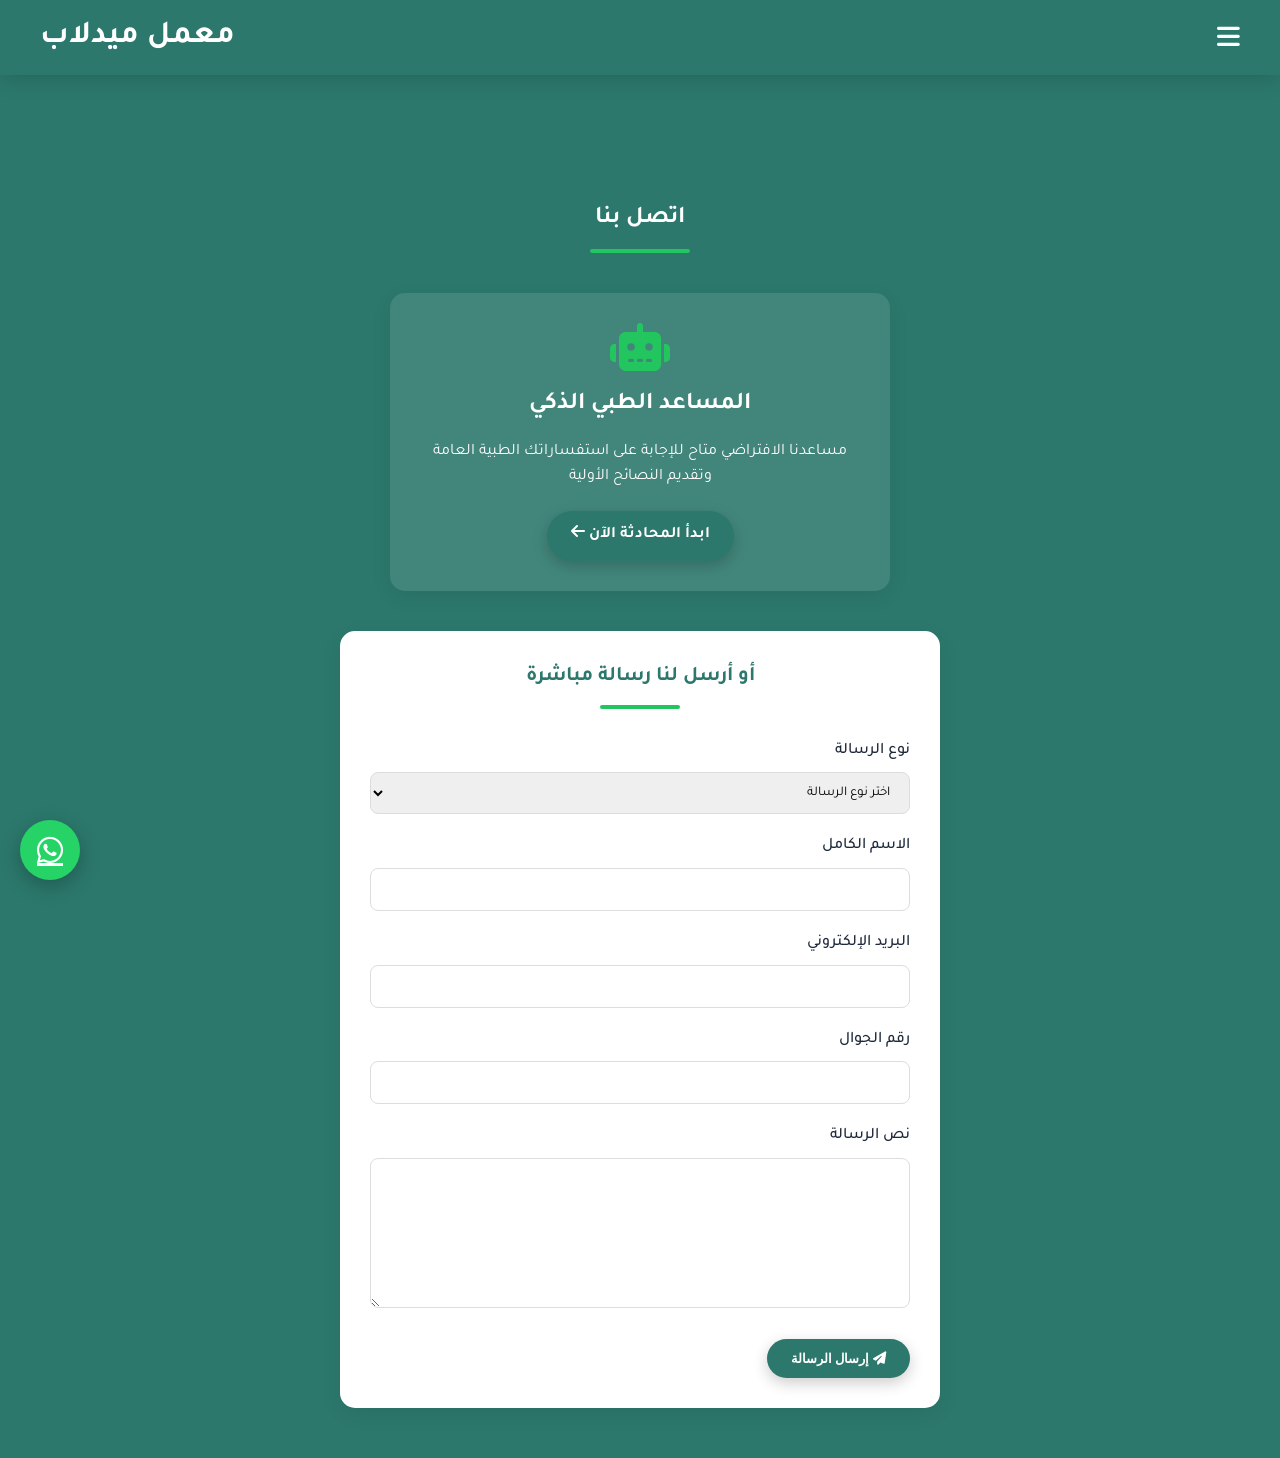
<file: contact.html>
<!DOCTYPE html>
<html lang="ar" dir="rtl">
<head>
    <meta charset="UTF-8">
    <meta name="viewport" content="width=device-width, initial-scale=1.0, maximum-scale=1.0, user-scalable=no">
    <title>اتصل بنا - معمل ميدلاب</title>
    <link rel="stylesheet" href="css/style.css">
    <link href="images/logo.png" type="image/x-icon" rel="icon">
    <link rel="stylesheet" href="https://cdnjs.cloudflare.com/ajax/libs/font-awesome/6.4.0/css/all.min.css">
    <link href="https://fonts.googleapis.com/css2?family=Tajawal:wght@400;500;700&display=swap" rel="stylesheet">
    <style>
        /* إضافة الأنماط المفقودة من CSS المقدم */
        .contact {
            padding: 140px 0 50px;
            background: var(--secondary-color);
            color: white;
            margin-top: 60px;
        }
        
        .ai-assistant-card {
            background-color: rgba(255, 255, 255, 0.1);
            border-radius: 15px;
            padding: 30px;
            margin: 40px auto;
            max-width: 500px;
            text-align: center;
            box-shadow: 0 6px 20px rgba(0, 0, 0, 0.08);
            border: none;
            transition: transform 0.4s, box-shadow 0.4s;
        }
        
        .ai-assistant-card:hover {
            transform: translateY(-10px);
            box-shadow: 0 10px 25px rgba(0, 0, 0, 0.15);
        }

        .ai-icon {
            font-size: 3rem;
            color: var(--accent-color);
            margin-bottom: 15px;
            transition: transform 0.3s;
        }
        
        .ai-assistant-card:hover .ai-icon {
            transform: rotate(15deg) scale(1.2);
        }

        .ai-title {
            color: #fff;
            font-size: 1.5rem;
            margin-bottom: 15px;
        }

        .ai-description {
            color: #fff;
            margin-bottom: 20px;
            line-height: 1.6;
        }

        .contact-form {
            background-color: white;
            padding: 30px;
            border-radius: 15px;
            box-shadow: 0 6px 20px rgba(0, 0, 0, 0.08);
            max-width: 600px;
            margin: 0 auto;
            color: var(--text-dark);
        }

        .form-title {
            text-align: center;
            color: var(--primary-color);
            margin-bottom: 30px;
            font-size: 1.3rem;
            position: relative;
            padding-bottom: 15px;
        }
        
        .form-title::after {
            content: '';
            position: absolute;
            bottom: 0;
            right: 50%;
            transform: translateX(50%);
            width: 80px;
            height: 4px;
            background: var(--accent-color);
            border-radius: 3px;
        }

        .form-group {
            margin-bottom: 20px;
        }

        .form-group label {
            display: block;
            margin-bottom: 8px;
            font-weight: 500;
            color: var(--text-dark);
        }

        .form-control {
            width: 100%;
            padding: 12px 15px;
            border: 1px solid #ddd;
            border-radius: 8px;
            font-family: 'Tajawal', sans-serif;
            transition: border 0.3s, box-shadow 0.3s;
        }
        
        .form-control:focus {
            border: 1px solid var(--primary-color);
            box-shadow: 0 0 8px rgba(37,99,235,0.3);
            outline: none;
        }

        textarea.form-control {
            min-height: 150px;
            resize: vertical;
        }

        @media (max-width: 768px) {
            .contact {
                padding: 120px 0 30px;
            }
            
            .ai-assistant-card,
            .contact-form {
                padding: 20px;
                margin: 20px auto;
            }
        }
    </style>
</head>
<body>
    <header class="mobile-header">
        <div class="container">
            <button class="menu-toggle">
                <i class="fas fa-bars"></i>
            </button>
            <h1>معمل ميدلاب</h1>
        </div>
        <nav class="mobile-nav">
            <ul>
                <li><a href="index.html"><i class="fas fa-home"></i> الرئيسية</a></li>
                <li><a href="index.html#services"><i class="fas fa-flask"></i> خدماتنا</a></li>
                <li><a href="index.html#doctors"><i class="fas fa-user-md"></i> فريق العمل</a></li>
                <li><a href="appointment.html"><i class="fas fa-calendar-check"></i> حجز فحص</a></li>
                <li><a href="contact.html"><i class="fas fa-headset"></i> خدمة العملاء</a></li>
                <li><a href="login.html"><i class="fas fa-sign-in-alt"></i> تسجيل الدخول</a></li>
            </ul>
        </nav>
    </header>

    <main class="contact">
        <div class="container">
            <h1 class="section-titles">اتصل بنا</h1>
            
            <!-- بطاقة المساعد الطبي الذكي -->
            <div class="ai-assistant-card">
                <i class="fas fa-robot ai-icon"></i>
                <h3 class="ai-title">المساعد الطبي الذكي</h3>
                <p class="ai-description">مساعدنا الافتراضي متاح للإجابة على استفساراتك الطبية العامة وتقديم النصائح الأولية</p>
                <a href="ai-assistant.html" class="btn">
                    ابدأ المحادثة الآن <i class="fas fa-arrow-left"></i>
                </a>
            </div>
            
            <div class="contact-form">
                <h3 class="form-title">أو أرسل لنا رسالة مباشرة</h3>
                
                <form id="contactForm" method="POST" action="submit_contact.php">
                    <div class="form-group">
                        <label for="message-type">نوع الرسالة</label>
                        <select id="message-type" class="form-control" required>
                            <option value="">اختر نوع الرسالة</option>
                            <option value="complaint">شكوى</option>
                            <option value="inquiry">استفسار</option>
                            <option value="suggestion">مقترح</option>
                            <option value="other">أخرى</option>
                        </select>
                    </div>
                    
                    <div class="form-group">
                        <label for="name">الاسم الكامل</label>
                        <input type="text" name="name" id="name" class="form-control" required>
                    </div>                   
                    
                    <div class="form-group">
                        <label for="email">البريد الإلكتروني</label>
                        <input type="email" name="email" id="email" class="form-control" required>
                    </div>
                    
                    <div class="form-group">
                        <label for="phone">رقم الجوال</label>
                        <input type="tel" name="phone" id="phone" class="form-control" required>
                    </div>
                    
                    <div class="form-group">
                        <label for="message">نص الرسالة</label>
                        <textarea name="message" id="message" rows="5" class="form-control" required></textarea>
                    </div>
                    
                    <button type="submit" class="btn">
                        <i class="fas fa-paper-plane"></i> إرسال الرسالة
                    </button>
                </form>        
            </div>    
        </div>
    </main>

    <!-- إضافة زر الواتساب العائم -->
    <a href="https://wa.me/+20161730854" class="floating-whatsapp" target="_blank">
        <i class="fab fa-whatsapp"></i>
    </a>

    <script>
        document.addEventListener('DOMContentLoaded', function () {
            const menuToggle = document.querySelector('.menu-toggle');
            const mobileNav = document.querySelector('.mobile-nav');

            if (menuToggle && mobileNav) {
                menuToggle.addEventListener('click', function (e) {
                    e.stopPropagation();
                    mobileNav.classList.toggle('active');
                    menuToggle.classList.toggle('open');
                });

                document.querySelectorAll('.mobile-nav a').forEach(link => {
                    link.addEventListener('click', function () {
                        mobileNav.classList.remove('active');
                        menuToggle.classList.remove('open');
                    });
                });

                document.addEventListener('click', function (e) {
                    if (!mobileNav.contains(e.target) && !menuToggle.contains(e.target)) {
                        mobileNav.classList.remove('active');
                        menuToggle.classList.remove('open');
                    }
                });
            }

            // معالجة إرسال النموذج
            document.getElementById('contactForm').addEventListener('submit', function(e) {
                e.preventDefault();
                alert('تم إرسال رسالتك بنجاح، شكراً لتواصلك معنا!');
                this.reset();
            });

            // تحسينات اللمس
            document.querySelectorAll('a, button').forEach(element => {
                element.addEventListener('touchstart', function () {
                    this.style.transform = 'scale(0.95)';
                });

                element.addEventListener('touchend', function () {
                    this.style.transform = 'scale(1)';
                });
            });
        });
    </script>
</body>
</html>
</file>
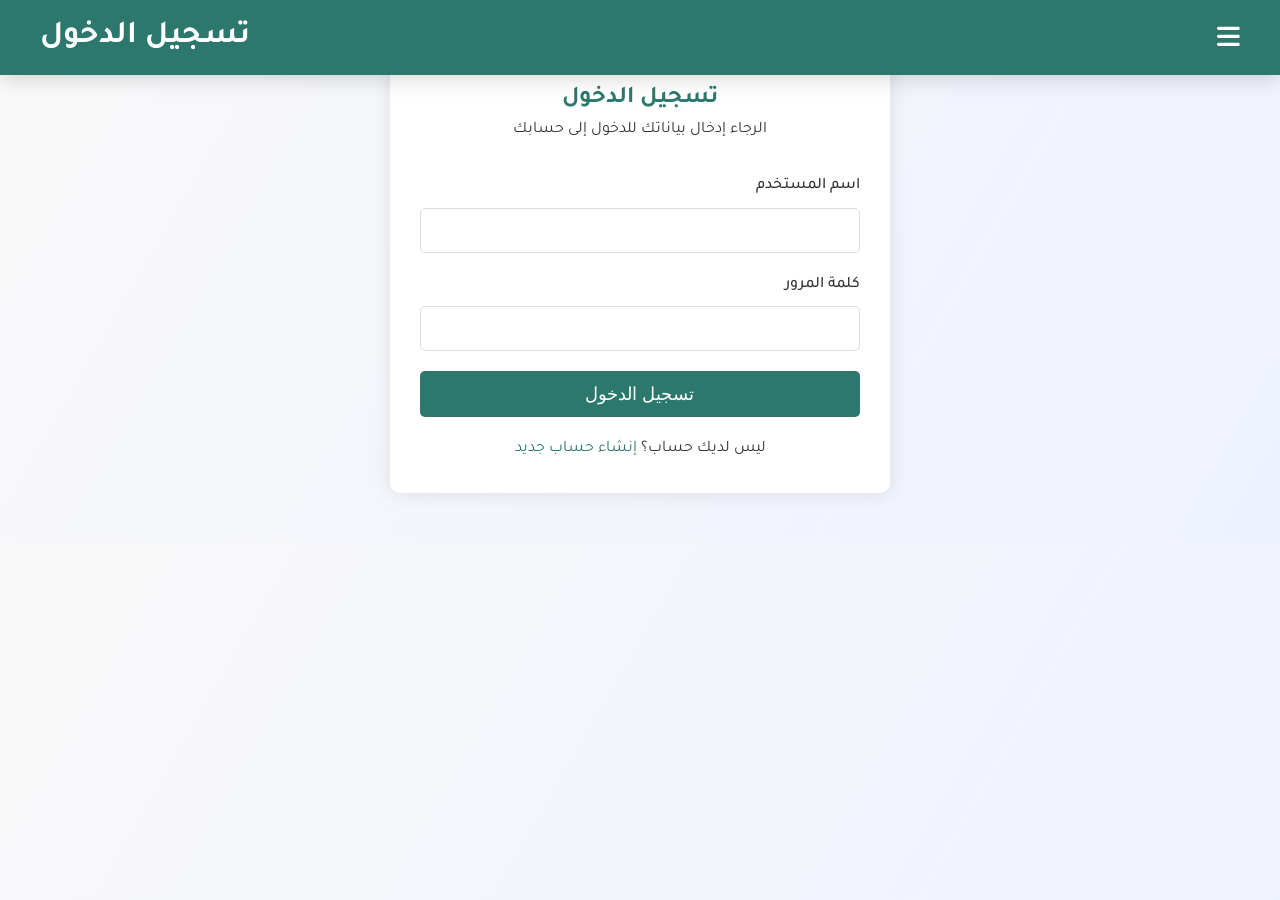
<file: login.html>
<!DOCTYPE html>
<html lang="ar" dir="rtl">
<head>
    <meta charset="UTF-8">
    <meta name="viewport" content="width=device-width, initial-scale=1.0, maximum-scale=1.0, user-scalable=no">
    <title>تسجيل الدخول - معمل ميدلاب</title>
    <link rel="stylesheet" href="css/style.css">
    <link href="images/logo.png" type="image/x-icon" rel="icon">
    <link rel="stylesheet" href="https://cdnjs.cloudflare.com/ajax/libs/font-awesome/6.4.0/css/all.min.css">
    <link href="https://fonts.googleapis.com/css2?family=Tajawal:wght@400;500;700&display=swap" rel="stylesheet">
    <style>
        :root {
            --primary-color: #2c786c;
            --secondary-color: #2c786c;
            --accent-color: #f8b400;
        }

        body {
            font-family: 'Tajawal', sans-serif;
            background-color: #f5f5f5;
            color: #333;
        }

        .login-container {
            max-width: 500px;
            margin: 50px auto;
            padding: 30px;
            background: white;
            border-radius: 10px;
            box-shadow: 0 0 20px rgba(0, 0, 0, 0.1);
        }

        .login-header {
            text-align: center;
            margin-bottom: 30px;
        }

        .login-header h2 {
            color: var(--primary-color);
        }

        .form-group {
            margin-bottom: 20px;
        }

        .form-group label {
            display: block;
            margin-bottom: 8px;
            font-weight: 500;
        }

        .form-group input {
            width: 100%;
            padding: 12px 15px;
            border: 1px solid #ddd;
            border-radius: 5px;
            font-size: 16px;
        }

        .login-btn {
            width: 100%;
            padding: 12px;
            background-color: var(--primary-color);
            color: white;
            border: none;
            border-radius: 5px;
            font-size: 18px;
            cursor: pointer;
            transition: background-color 0.3s;
        }

        .login-btn:hover {
            background-color: var(--secondary-color);
        }

        .login-footer {
            text-align: center;
            margin-top: 20px;
        }

        .login-footer a {
            color: var(--primary-color);
            text-decoration: none;
        }

        .error-message {
            color: #d9534f;
            text-align: center;
            margin-bottom: 15px;
            display: none;
        }

        .mobile-nav {
            display: none;
        }
    </style>
</head>
<body>
    <header class="mobile-header">
        <div class="container">
            <button class="menu-toggle">
                <i class="fas fa-bars"></i>
            </button>
            <h1>تسجيل الدخول</h1>
        </div>
    </header>

    <div class="login-container">
        <div class="login-header">
            <h2>تسجيل الدخول</h2>
            <p>الرجاء إدخال بياناتك للدخول إلى حسابك</p>
        </div>

        <div id="error-message" class="error-message"></div>

        <form id="login-form">
            <div class="form-group">
                <label for="username">اسم المستخدم</label>
                <input type="text" id="username" name="username" required>
            </div>
            <div class="form-group">
                <label for="password">كلمة المرور</label>
                <input type="password" id="password" name="password" required>
            </div>
            <button type="submit" class="login-btn">تسجيل الدخول</button>
        </form>

        <div class="login-footer">
            <p>ليس لديك حساب؟ <a href="register.html">إنشاء حساب جديد</a></p>
        </div>
    </div>

    <script src="js/auth.js"></script>
</body>
</html>
</file>
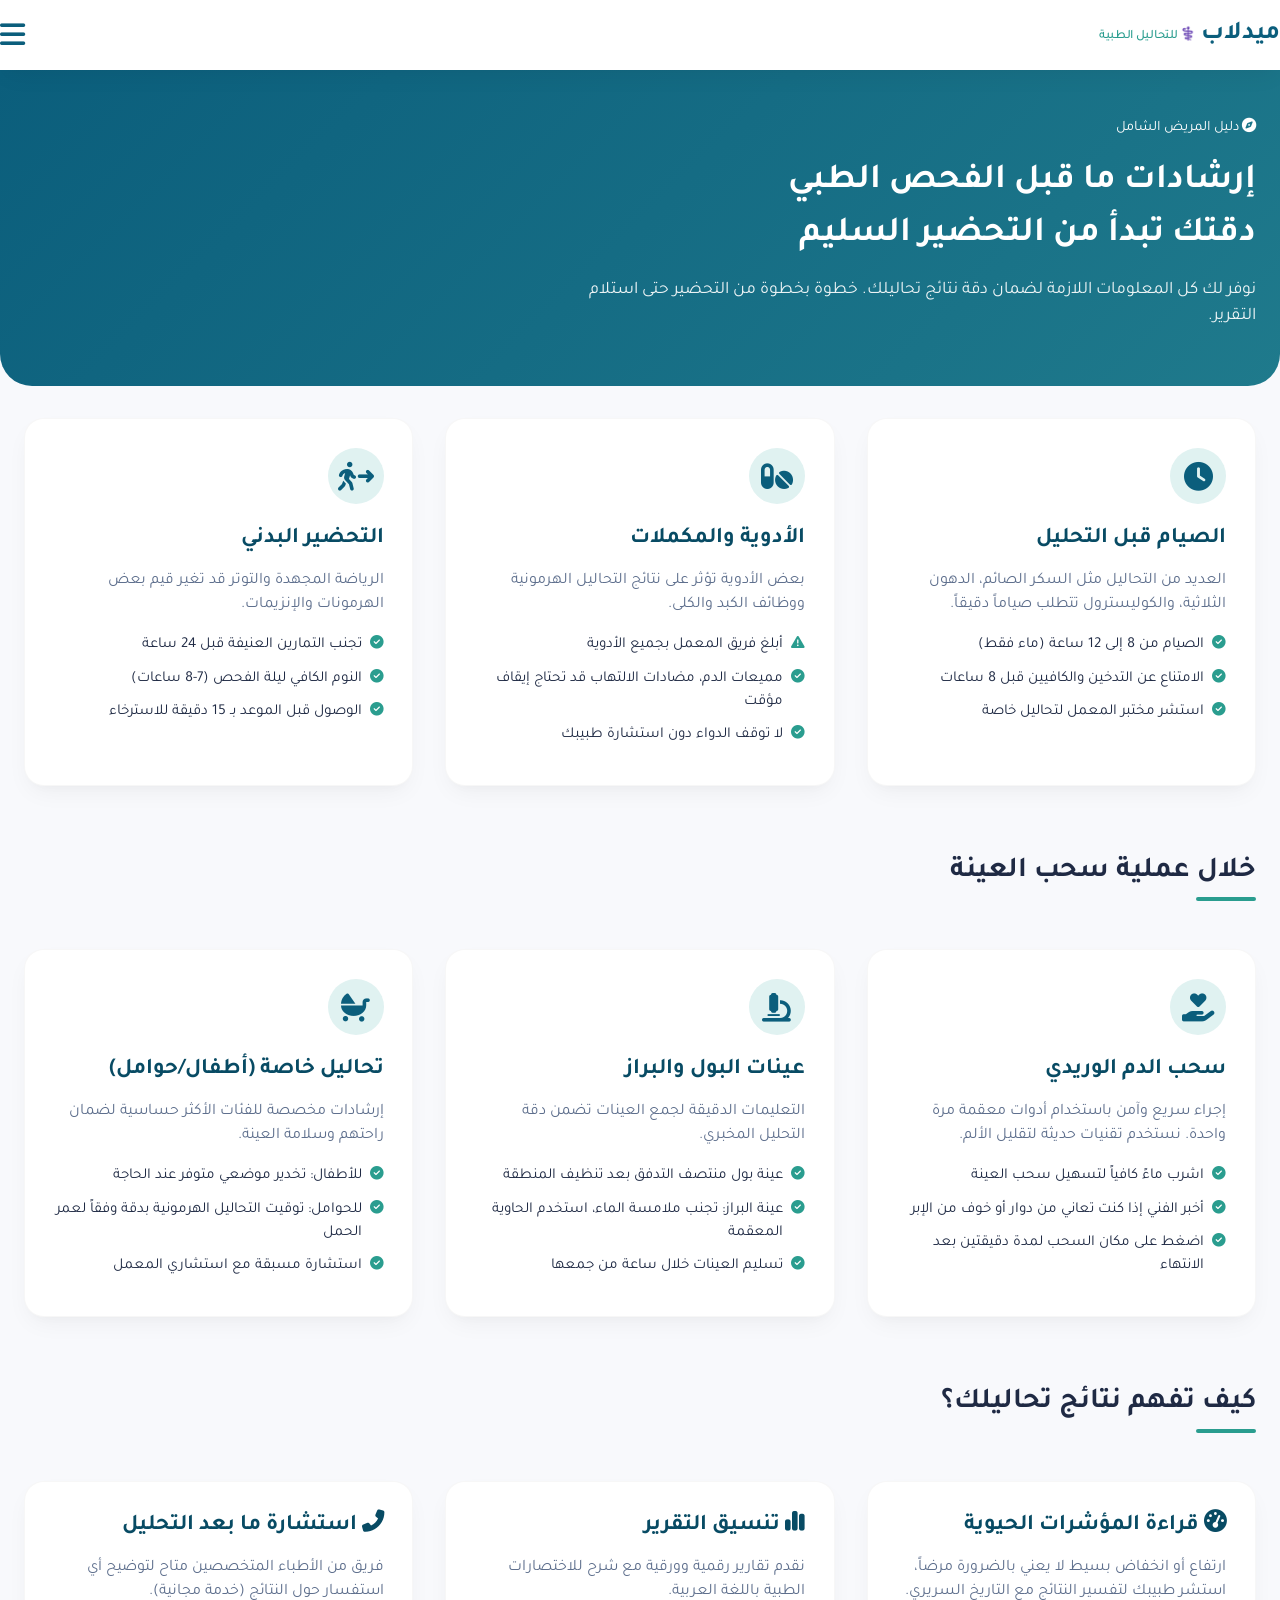
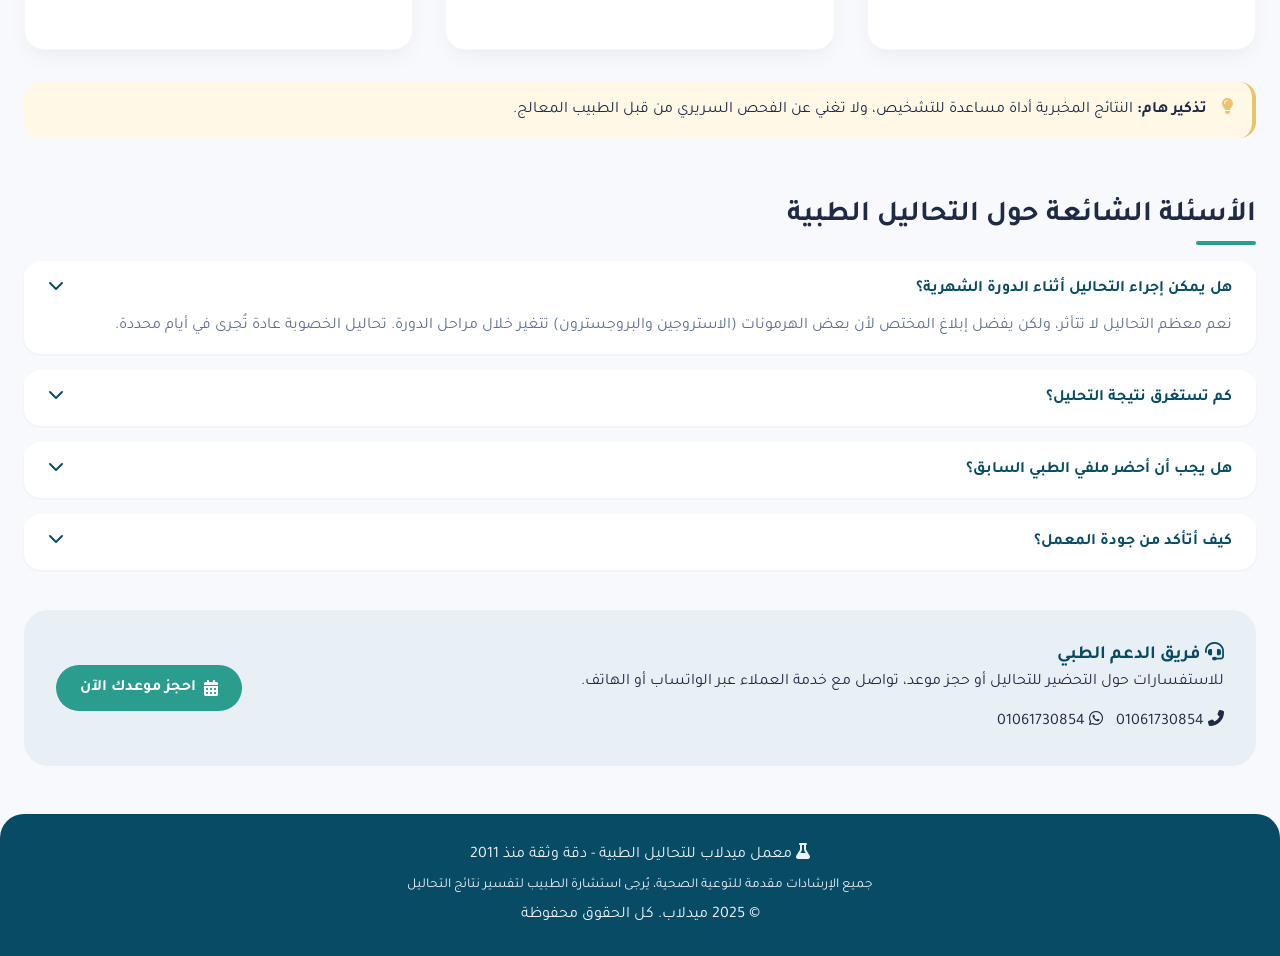
<file: product.html>
<!DOCTYPE html>
<html lang="ar" dir="rtl">
<head>
  <meta charset="UTF-8" />
  <meta name="viewport" content="width=device-width, initial-scale=1.0" />
  <title>دليل الإرشادات | معمل ميدلاب للتحاليل الطبية</title>
  <link href="images/logo.png" type="image/x-icon" rel="icon">
  <link rel="stylesheet" href="https://cdnjs.cloudflare.com/ajax/libs/font-awesome/6.4.0/css/all.min.css" />
  <link href="https://fonts.googleapis.com/css2?family=Tajawal:wght@400;500;700&display=swap" rel="stylesheet" />
  <style>
    * {
      margin: 0;
      padding: 0;
      box-sizing: border-box;
    }

    :root {
      --primary: #0b5e7c;
      --primary-dark: #084b64;
      --secondary: #2a9d8f;
      --accent: #e9c46a;
      --light-bg: #f8f9fc;
      --white: #ffffff;
      --gray: #5e6f8d;
      --dark-text: #1f2a44;
      --shadow-sm: 0 10px 25px -5px rgba(0, 0, 0, 0.05), 0 8px 10px -6px rgba(0, 0, 0, 0.02);
      --shadow-md: 0 20px 25px -5px rgba(0, 0, 0, 0.08), 0 8px 10px -6px rgba(0, 0, 0, 0.05);
      --radius-card: 1.25rem;
    }

    body {
      font-family: 'Tajawal', sans-serif;
      background-color: var(--light-bg);
      color: var(--dark-text);
      line-height: 1.5;
    }

    .container {
      max-width: 1280px;
      margin: 0 auto;
      padding: 0 1.5rem;
    }

    /* header & navigation */
    .mobile-header {
      background: var(--white);
      box-shadow: var(--shadow-sm);
      position: sticky;
      top: 0;
      z-index: 100;
      backdrop-filter: blur(4px);
      background: rgba(255,255,255,0.96);
    }

    .header-flex {
      display: flex;
      align-items: center;
      justify-content: space-between;
      padding: 1rem 0;
    }

    .logo-area h1 {
      font-size: 1.6rem;
      font-weight: 700;
      color: var(--primary);
      margin: 0;
      letter-spacing: -0.3px;
    }

    .logo-area span {
      font-size: 0.8rem;
      color: var(--secondary);
      font-weight: 500;
    }

    .menu-toggle {
      background: none;
      border: none;
      font-size: 1.8rem;
      color: var(--primary);
      cursor: pointer;
      transition: 0.2s;
    }

    .mobile-nav {
      display: none;
      background: var(--white);
      border-top: 1px solid rgba(0,0,0,0.05);
      box-shadow: var(--shadow-sm);
    }

    .mobile-nav.active {
      display: block;
    }

    .mobile-nav ul {
      list-style: none;
      padding: 0.5rem 0;
    }

    .mobile-nav li a {
      display: flex;
      align-items: center;
      gap: 12px;
      padding: 1rem 1.5rem;
      color: var(--dark-text);
      text-decoration: none;
      font-weight: 500;
      transition: 0.2s;
      border-right: 3px solid transparent;
    }

    .mobile-nav li a i {
      width: 1.8rem;
      color: var(--secondary);
    }

    .mobile-nav li a:hover {
      background: #eef2fa;
      border-right-color: var(--secondary);
      color: var(--primary);
    }

    /* Hero guidance */
    .guidance-hero {
      background: linear-gradient(135deg, #0b5e7c 0%, #1f7a8c 100%);
      padding: 3rem 0 3.5rem;
      color: white;
      border-radius: 0 0 2rem 2rem;
      margin-bottom: 2rem;
    }

    .hero-content h2 {
      font-size: 2.2rem;
      font-weight: 700;
      margin-bottom: 1rem;
    }

    .hero-content p {
      font-size: 1.1rem;
      opacity: 0.92;
      max-width: 700px;
    }

    .breadcrumb {
      display: flex;
      gap: 0.5rem;
      font-size: 0.9rem;
      margin-bottom: 1rem;
      flex-wrap: wrap;
    }

    /* cards & guides */
    .section-title {
      font-size: 1.8rem;
      font-weight: 700;
      margin: 2rem 0 1.5rem;
      position: relative;
      display: inline-block;
    }
    .section-title:after {
      content: '';
      position: absolute;
      bottom: -8px;
      right: 0;
      width: 60px;
      height: 4px;
      background: var(--secondary);
      border-radius: 4px;
    }

    .guide-grid {
      display: grid;
      grid-template-columns: repeat(auto-fit, minmax(280px, 1fr));
      gap: 2rem;
      margin: 2rem 0;
    }

    .guide-card {
      background: var(--white);
      border-radius: var(--radius-card);
      padding: 1.8rem;
      box-shadow: var(--shadow-sm);
      transition: transform 0.25s ease, box-shadow 0.25s;
      border: 1px solid rgba(0,0,0,0.03);
    }

    .guide-card:hover {
      transform: translateY(-5px);
      box-shadow: var(--shadow-md);
    }

    .icon-circle {
      background: #e0f2f1;
      width: 56px;
      height: 56px;
      display: flex;
      align-items: center;
      justify-content: center;
      border-radius: 30px;
      margin-bottom: 1.2rem;
    }
    .icon-circle i {
      font-size: 1.8rem;
      color: var(--primary);
    }

    .guide-card h3 {
      font-size: 1.4rem;
      margin-bottom: 0.75rem;
      color: var(--primary-dark);
    }

    .guide-card p {
      color: var(--gray);
      margin-bottom: 1rem;
    }

    .steps-list {
      list-style: none;
      margin-top: 0.8rem;
    }
    .steps-list li {
      margin-bottom: 0.6rem;
      display: flex;
      align-items: baseline;
      gap: 8px;
      font-size: 0.95rem;
    }
    .steps-list li i {
      color: var(--secondary);
      font-size: 0.85rem;
      margin-top: 0.2rem;
    }

    .warning-note {
      background: #fff8e7;
      border-right: 4px solid var(--accent);
      padding: 1rem 1.2rem;
      border-radius: 1rem;
      margin: 1.5rem 0;
    }

    .info-banner {
      background: linear-gradient(120deg, #eef2fc, #ffffff);
      border-radius: 1.5rem;
      padding: 1.8rem;
      display: flex;
      flex-wrap: wrap;
      align-items: center;
      justify-content: space-between;
      gap: 1.5rem;
      margin: 2rem 0;
    }

    .btn {
      display: inline-flex;
      align-items: center;
      gap: 8px;
      background: var(--primary);
      color: white;
      padding: 0.7rem 1.5rem;
      border-radius: 2rem;
      text-decoration: none;
      font-weight: 600;
      transition: 0.2s;
      border: none;
      cursor: pointer;
    }

    .btn-outline {
      background: transparent;
      border: 1.5px solid var(--primary);
      color: var(--primary);
    }
    .btn-outline:hover {
      background: var(--primary);
      color: white;
    }

    .faq-item {
      background: var(--white);
      border-radius: 1rem;
      margin-bottom: 1rem;
      padding: 1rem 1.5rem;
      box-shadow: 0 1px 3px rgba(0,0,0,0.05);
    }
    .faq-question {
      font-weight: 700;
      display: flex;
      justify-content: space-between;
      cursor: pointer;
      color: var(--primary-dark);
    }
    .faq-answer {
      max-height: 0;
      overflow: hidden;
      transition: max-height 0.3s ease;
      color: var(--gray);
      padding-top: 0;
    }
    .faq-item.active .faq-answer {
      max-height: 300px;
      padding-top: 0.8rem;
    }

    footer {
      background: var(--primary-dark);
      color: #eef2fc;
      text-align: center;
      padding: 1.8rem 0;
      margin-top: 3rem;
      border-radius: 1.5rem 1.5rem 0 0;
    }

    @media (max-width: 768px) {
      .hero-content h2 { font-size: 1.7rem; }
      .section-title { font-size: 1.5rem; }
      .guide-grid { gap: 1.2rem; }
      .container { padding: 0 1.2rem; }
    }
  </style>
</head>
<body>
  <header class="mobile-header">
    <div class="container header-flex">
      <div class="logo-area">
        <h1>ميدلاب <span>⚕️ للتحاليل الطبية</span></h1>
      </div>
      <button class="menu-toggle" aria-label="القائمة"><i class="fas fa-bars"></i></button>
    </div>
    <nav class="mobile-nav">
      <ul>
        <li><a href="index.html"><i class="fas fa-home"></i> الرئيسية</a></li>
        <li><a href="#preparation"><i class="fas fa-syringe"></i> إرشادات ما قبل التحليل</a></li>
        <li><a href="#during"><i class="fas fa-flask"></i> أثناء التحليل</a></li>
        <li><a href="#results"><i class="fas fa-file-alt"></i> فهم النتائج</a></li>
        <li><a href="#faq"><i class="fas fa-question-circle"></i> أسئلة شائعة</a></li>
        <li><a href="#contact"><i class="fas fa-headset"></i> تواصل مع المختص</a></li>
      </ul>
    </nav>
  </header>

  <main>
    <section class="guidance-hero" id="home">
      <div class="container hero-content">
        <div class="breadcrumb">
          <span><i class="fas fa-compass"></i> دليل المريض الشامل</span>
        </div>
        <h2>إرشادات ما قبل الفحص الطبي<br>دقتك تبدأ من التحضير السليم</h2>
        <p>نوفر لك كل المعلومات اللازمة لضمان دقة نتائج تحاليلك. خطوة بخطوة من التحضير حتى استلام التقرير.</p>
      </div>
    </section>

    <div class="container">
      <!-- قسم ارشادات رئيسية -->
      <div class="guide-grid" id="preparation">
        <div class="guide-card">
          <div class="icon-circle"><i class="fas fa-clock"></i></div>
          <h3>الصيام قبل التحليل</h3>
          <p>العديد من التحاليل مثل السكر الصائم، الدهون الثلاثية، والكوليسترول تتطلب صياماً دقيقاً.</p>
          <ul class="steps-list">
            <li><i class="fas fa-check-circle"></i> الصيام من 8 إلى 12 ساعة (ماء فقط)</li>
            <li><i class="fas fa-check-circle"></i> الامتناع عن التدخين والكافيين قبل 8 ساعات</li>
            <li><i class="fas fa-check-circle"></i> استشر مختبر المعمل لتحاليل خاصة</li>
          </ul>
        </div>
        <div class="guide-card">
          <div class="icon-circle"><i class="fas fa-pills"></i></div>
          <h3>الأدوية والمكملات</h3>
          <p>بعض الأدوية تؤثر على نتائج التحاليل الهرمونية ووظائف الكبد والكلى.</p>
          <ul class="steps-list">
            <li><i class="fas fa-exclamation-triangle"></i> أبلغ فريق المعمل بجميع الأدوية</li>
            <li><i class="fas fa-check-circle"></i> مميعات الدم، مضادات الالتهاب قد تحتاج إيقاف مؤقت</li>
            <li><i class="fas fa-check-circle"></i> لا توقف الدواء دون استشارة طبيبك</li>
          </ul>
        </div>
        <div class="guide-card">
          <div class="icon-circle"><i class="fas fa-person-walking-arrow-right"></i></div>
          <h3>التحضير البدني</h3>
          <p>الرياضة المجهدة والتوتر قد تغير قيم بعض الهرمونات والإنزيمات.</p>
          <ul class="steps-list">
            <li><i class="fas fa-check-circle"></i> تجنب التمارين العنيفة قبل 24 ساعة</li>
            <li><i class="fas fa-check-circle"></i> النوم الكافي ليلة الفحص (7-8 ساعات)</li>
            <li><i class="fas fa-check-circle"></i> الوصول قبل الموعد بـ 15 دقيقة للاسترخاء</li>
          </ul>
        </div>
      </div>

      <!-- خلال التحليل وطريقة سحب العينة -->
      <div id="during">
        <h2 class="section-title">خلال عملية سحب العينة</h2>
        <div class="guide-grid">
          <div class="guide-card">
            <div class="icon-circle"><i class="fas fa-hand-holding-heart"></i></div>
            <h3>سحب الدم الوريدي</h3>
            <p>إجراء سريع وآمن باستخدام أدوات معقمة مرة واحدة. نستخدم تقنيات حديثة لتقليل الألم.</p>
            <ul class="steps-list">
              <li><i class="fas fa-check-circle"></i> اشرب ماءً كافياً لتسهيل سحب العينة</li>
              <li><i class="fas fa-check-circle"></i> أخبر الفني إذا كنت تعاني من دوار أو خوف من الإبر</li>
              <li><i class="fas fa-check-circle"></i> اضغط على مكان السحب لمدة دقيقتين بعد الانتهاء</li>
            </ul>
          </div>
          <div class="guide-card">
            <div class="icon-circle"><i class="fas fa-microscope"></i></div>
            <h3>عينات البول والبراز</h3>
            <p>التعليمات الدقيقة لجمع العينات تضمن دقة التحليل المخبري.</p>
            <ul class="steps-list">
              <li><i class="fas fa-check-circle"></i> عينة بول منتصف التدفق بعد تنظيف المنطقة</li>
              <li><i class="fas fa-check-circle"></i> عينة البراز: تجنب ملامسة الماء، استخدم الحاوية المعقمة</li>
              <li><i class="fas fa-check-circle"></i> تسليم العينات خلال ساعة من جمعها</li>
            </ul>
          </div>
          <div class="guide-card">
            <div class="icon-circle"><i class="fas fa-baby-carriage"></i></div>
            <h3>تحاليل خاصة (أطفال/حوامل)</h3>
            <p>إرشادات مخصصة للفئات الأكثر حساسية لضمان راحتهم وسلامة العينة.</p>
            <ul class="steps-list">
              <li><i class="fas fa-check-circle"></i> للأطفال: تخدير موضعي متوفر عند الحاجة</li>
              <li><i class="fas fa-check-circle"></i> للحوامل: توقيت التحاليل الهرمونية بدقة وفقاً لعمر الحمل</li>
              <li><i class="fas fa-check-circle"></i> استشارة مسبقة مع استشاري المعمل</li>
            </ul>
          </div>
        </div>
      </div>

      <!-- فهم النتائج -->
      <div id="results">
        <h2 class="section-title">كيف تفهم نتائج تحاليلك؟</h2>
        <div class="guide-grid">
          <div class="guide-card">
            <h3><i class="fas fa-tachometer-alt"></i> قراءة المؤشرات الحيوية</h3>
            <p>ارتفاع أو انخفاض بسيط لا يعني بالضرورة مرضاً، استشر طبيبك لتفسير النتائج مع التاريخ السريري.</p>
          </div>
          <div class="guide-card">
            <h3><i class="fas fa-chart-simple"></i> تنسيق التقرير</h3>
            <p>نقدم تقارير رقمية وورقية مع شرح للاختصارات الطبية باللغة العربية.</p>
          </div>
          <div class="guide-card">
            <h3><i class="fas fa-phone-alt"></i> استشارة ما بعد التحليل</h3>
            <p>فريق من الأطباء المتخصصين متاح لتوضيح أي استفسار حول النتائج (خدمة مجانية).</p>
          </div>
        </div>
        <div class="warning-note">
          <i class="fas fa-lightbulb" style="margin-left: 10px; color: var(--accent);"></i>
          <strong>تذكير هام:</strong> النتائج المخبرية أداة مساعدة للتشخيص، ولا تغني عن الفحص السريري من قبل الطبيب المعالج.
        </div>
      </div>

      <!-- أسئلة شائعة FAQ -->
      <div id="faq">
        <h2 class="section-title">الأسئلة الشائعة حول التحاليل الطبية</h2>
        <div class="faq-item">
          <div class="faq-question">
            <span>هل يمكن إجراء التحاليل أثناء الدورة الشهرية؟</span>
            <i class="fas fa-chevron-down"></i>
          </div>
          <div class="faq-answer">نعم معظم التحاليل لا تتأثر، ولكن يفضل إبلاغ المختص لأن بعض الهرمونات (الاستروجين والبروجسترون) تتغير خلال مراحل الدورة. تحاليل الخصوبة عادة تُجرى في أيام محددة.</div>
        </div>
        <div class="faq-item">
          <div class="faq-question">
            <span>كم تستغرق نتيجة التحليل؟</span>
            <i class="fas fa-chevron-down"></i>
          </div>
          <div class="faq-answer">التحاليل الروتينية (صورة دم كاملة، سكر) خلال 4-6 ساعات. التحاليل الهرمونية والمناعية خلال 24 ساعة. التحاليل الجزيئية والوراثية من 3 إلى 10 أيام حسب التعقيد.</div>
        </div>
        <div class="faq-item">
          <div class="faq-question">
            <span>هل يجب أن أحضر ملفي الطبي السابق؟</span>
            <i class="fas fa-chevron-down"></i>
          </div>
          <div class="faq-answer">ننصح بإحضار أي تقارير سابقة، خاصة التحاليل القديمة لمقارنة النتائج. يساعد الطبيب على متابعة تطور الحالة الصحية بدقة.</div>
        </div>
        <div class="faq-item">
          <div class="faq-question">
            <span>كيف أتأكد من جودة المعمل؟</span>
            <i class="fas fa-chevron-down"></i>
          </div>
          <div class="faq-answer">معمل ميدلاب معتمد وفق مواصفات الجودة الدولية ISO 15189، ويشارك في برامج ضبط الجودة الخارجية. جميع الأجهزة معايرة دورياً.</div>
        </div>
      </div>

      <!-- قسم تواصل ومعلومات إضافية -->
      <div id="contact" style="background: #e9f0f5; border-radius: 1.5rem; padding: 2rem; margin: 2.5rem 0;">
        <div style="display: flex; flex-wrap: wrap; justify-content: space-between; align-items: center; gap: 1rem;">
          <div>
            <h3 style="color: var(--primary-dark);"><i class="fas fa-headset"></i> فريق الدعم الطبي</h3>
            <p>للاستفسارات حول التحضير للتحاليل أو حجز موعد، تواصل مع خدمة العملاء عبر الواتساب أو الهاتف.</p>
            <div style="display: flex; gap: 0.8rem; margin-top: 1rem;">
              <span><i class="fas fa-phone-alt"></i> 01061730854</span>
              <span><i class="fab fa-whatsapp"></i> 01061730854</span>
            </div>
          </div>
          <a href="appointment.html" class="btn" style="background: var(--secondary);"><i class="fas fa-calendar-alt"></i> احجز موعدك الآن</a>
        </div>
      </div>
    </div>
  </main>

  <footer>
    <div class="container">
      <p><i class="fas fa-flask"></i> معمل ميدلاب للتحاليل الطبية - دقة وثقة منذ 2011</p>
      <p style="font-size: 0.85rem; margin-top: 8px;">جميع الإرشادات مقدمة للتوعية الصحية، يُرجى استشارة الطبيب لتفسير نتائج التحاليل</p>
      <p style="margin-top: 0.5rem;">&copy; 2025 ميدلاب. كل الحقوق محفوظة</p>
    </div>
  </footer>

  <script>
    // القائمة المتنقلة
    document.addEventListener('DOMContentLoaded', function () {
      const menuToggle = document.querySelector('.menu-toggle');
      const mobileNav = document.querySelector('.mobile-nav');
      if (menuToggle && mobileNav) {
        menuToggle.addEventListener('click', (e) => {
          e.stopPropagation();
          mobileNav.classList.toggle('active');
        });
        document.addEventListener('click', (e) => {
          if (!mobileNav.contains(e.target) && !menuToggle.contains(e.target)) {
            mobileNav.classList.remove('active');
          }
        });
      }

      // FAQ accordion
      const faqItems = document.querySelectorAll('.faq-item');
      faqItems.forEach(item => {
        const questionDiv = item.querySelector('.faq-question');
        questionDiv.addEventListener('click', () => {
          const isActive = item.classList.contains('active');
          faqItems.forEach(i => i.classList.remove('active'));
          if (!isActive) item.classList.add('active');
        });
      });
      // افتح أول عنصر بشكل افتراضي لطيف
      if(faqItems.length) faqItems[0].classList.add('active');

      // smooth scroll للروابط الداخلية في القائمة
      const navLinks = document.querySelectorAll('.mobile-nav a');
      navLinks.forEach(link => {
        link.addEventListener('click', function(e) {
          const hash = this.getAttribute('href');
          if(hash && hash.startsWith('#')) {
            e.preventDefault();
            const targetId = hash.substring(1);
            const targetElement = document.getElementById(targetId);
            if(targetElement) {
              targetElement.scrollIntoView({ behavior: 'smooth', block: 'start' });
              mobileNav.classList.remove('active');
            }
          }
        });
      });
    });
  </script>
</body>
</html>
</file>
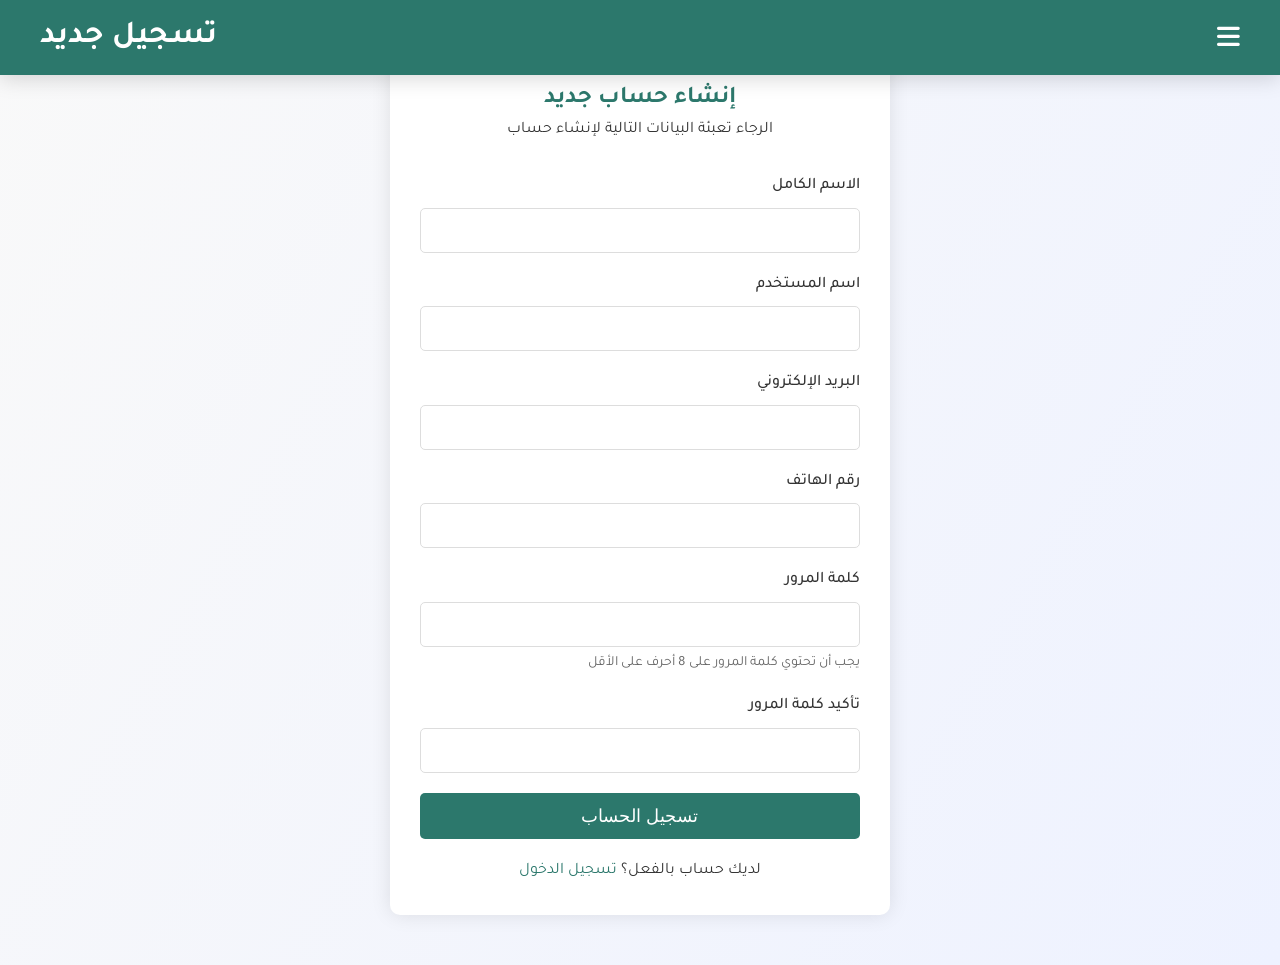
<file: register.html>
<!DOCTYPE html>
<html lang="ar" dir="rtl">
<head>
    <meta charset="UTF-8">
    <meta name="viewport" content="width=device-width, initial-scale=1.0, maximum-scale=1.0, user-scalable=no">
    <title>تسجيل جديد - معمل ميدلاب</title>
    <link rel="stylesheet" href="css/style.css">
    <link href="images/logo.png" type="image/x-icon" rel="icon">
    <link rel="stylesheet" href="https://cdnjs.cloudflare.com/ajax/libs/font-awesome/6.4.0/css/all.min.css">
    <link href="https://fonts.googleapis.com/css2?family=Tajawal:wght@400;500;700&display=swap" rel="stylesheet">
    <style>
        :root {
            --primary-color: #2c786c;
            --secondary-color: #2c786c;
            --accent-color: #f8b400;
        }

        body {
            font-family: 'Tajawal', sans-serif;
            background-color: #f5f5f5;
            color: #333;
        }

        .register-container {
            max-width: 500px;
            margin: 50px auto;
            padding: 30px;
            background: white;
            border-radius: 10px;
            box-shadow: 0 0 20px rgba(0, 0, 0, 0.1);
        }

        .register-header {
            text-align: center;
            margin-bottom: 30px;
        }

        .register-header h2 {
            color: var(--primary-color);
        }

        .form-group {
            margin-bottom: 20px;
        }

        .form-group label {
            display: block;
            margin-bottom: 8px;
            font-weight: 500;
        }

        .form-group input {
            width: 100%;
            padding: 12px 15px;
            border: 1px solid #ddd;
            border-radius: 5px;
            font-size: 16px;
        }

        .register-btn {
            width: 100%;
            padding: 12px;
            background-color: var(--primary-color);
            color: white;
            border: none;
            border-radius: 5px;
            font-size: 18px;
            cursor: pointer;
            transition: background-color 0.3s;
        }

        .register-btn:hover {
            background-color: var(--secondary-color);
        }

        .register-footer {
            text-align: center;
            margin-top: 20px;
        }

        .register-footer a {
            color: var(--primary-color);
            text-decoration: none;
        }

        .error-message {
            color: #d9534f;
            text-align: center;
            margin-bottom: 15px;
            display: none;
        }

        .password-requirements {
            font-size: 14px;
            color: #666;
            margin-top: 5px;
        }

        .mobile-nav {
            display: none;
        }
    </style>
</head>
<body>
    <header class="mobile-header">
        <div class="container">
            <button class="menu-toggle">
                <i class="fas fa-bars"></i>
            </button>
            <h1>تسجيل جديد</h1>
        </div>
    </header>

    <div class="register-container">
        <div class="register-header">
            <h2>إنشاء حساب جديد</h2>
            <p>الرجاء تعبئة البيانات التالية لإنشاء حساب</p>
        </div>

        <div id="error-message" class="error-message"></div>

        <form id="register-form">
            <div class="form-group">
                <label for="fullname">الاسم الكامل</label>
                <input type="text" id="fullname" name="fullname" required>
            </div>
            <div class="form-group">
                <label for="username">اسم المستخدم</label>
                <input type="text" id="username" name="username" required>
            </div>
            <div class="form-group">
                <label for="email">البريد الإلكتروني</label>
                <input type="email" id="email" name="email" required>
            </div>
            <div class="form-group">
                <label for="phone">رقم الهاتف</label>
                <input type="tel" id="phone" name="phone" required>
            </div>
            <div class="form-group">
                <label for="password">كلمة المرور</label>
                <input type="password" id="password" name="password" required>
                <div class="password-requirements">يجب أن تحتوي كلمة المرور على 8 أحرف على الأقل</div>
            </div>
            <div class="form-group">
                <label for="confirm-password">تأكيد كلمة المرور</label>
                <input type="password" id="confirm-password" name="confirm-password" required>
            </div>
            <button type="submit" class="register-btn">تسجيل الحساب</button>
        </form>

        <div class="register-footer">
            <p>لديك حساب بالفعل؟ <a href="login.html">تسجيل الدخول</a></p>
        </div>
    </div>
<script src="js/auth.js"></script>
  
</body>
</html>
</file>
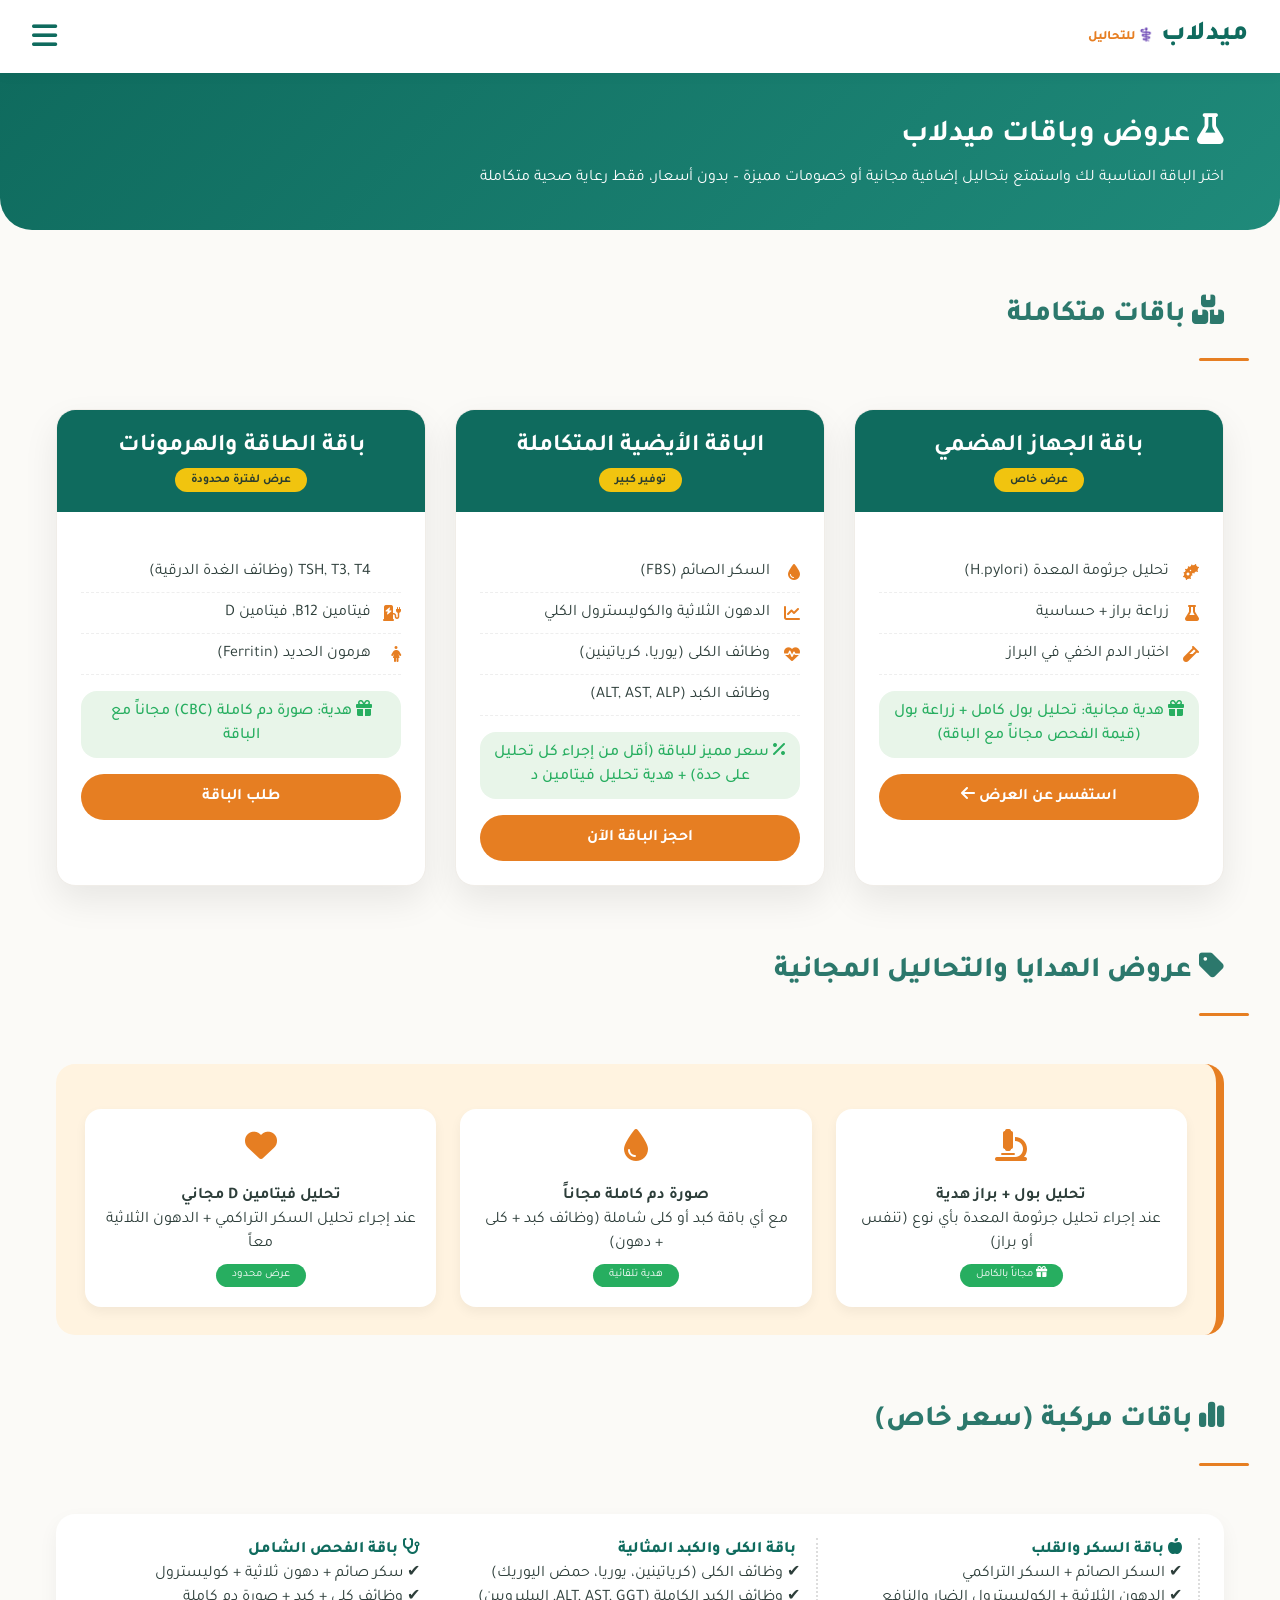
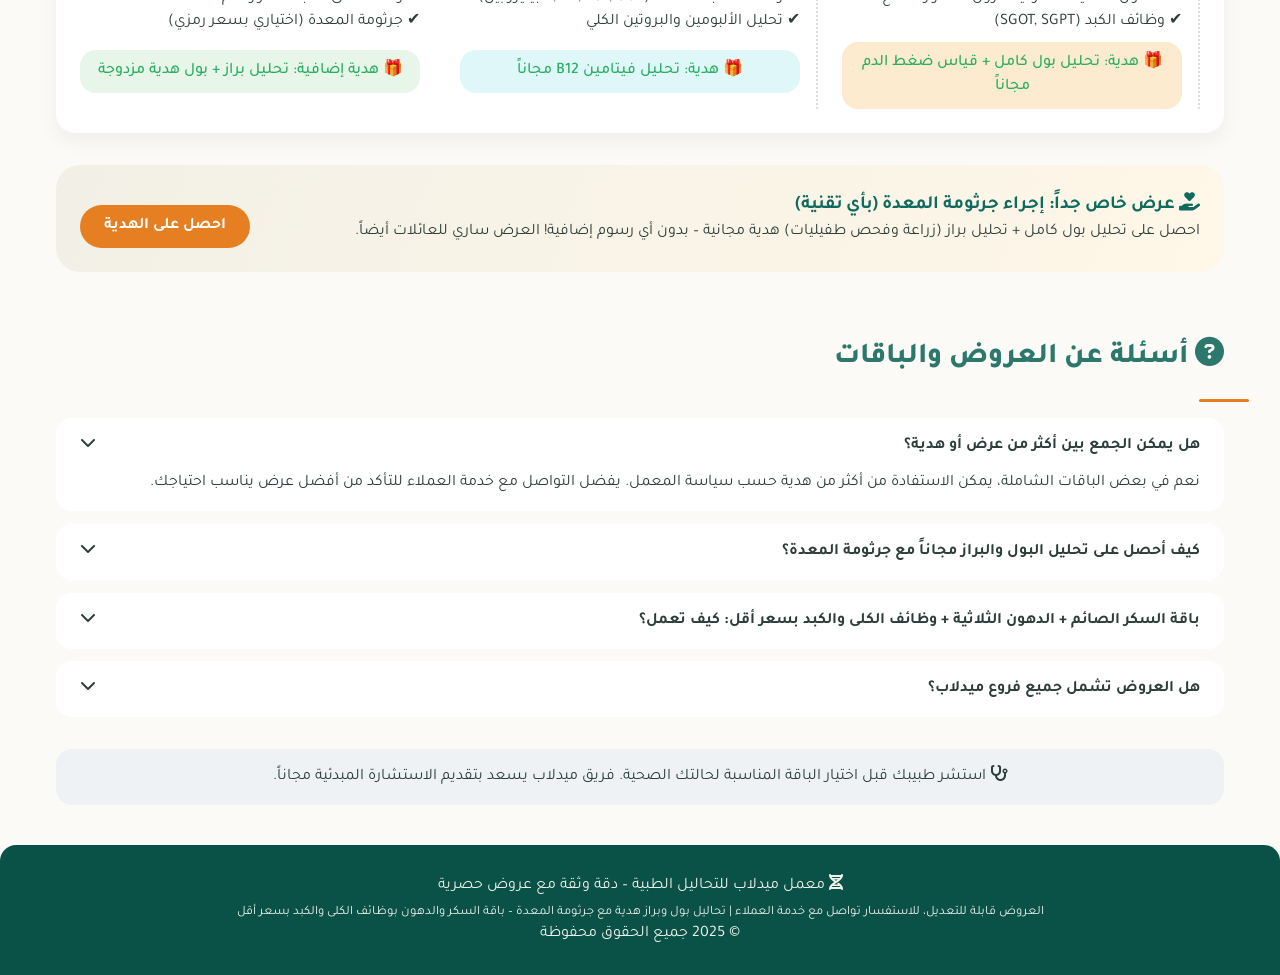
<file: special test.html>
<!DOCTYPE html>
<html lang="ar" dir="rtl">
<head>
  <meta charset="UTF-8" />
  <meta name="viewport" content="width=device-width, initial-scale=1.0" />
  <title>باقات وعروض ميدلاب | تحاليل طبية</title>
  <link href="images/logo.png" type="image/x-icon" rel="icon">
  <link rel="stylesheet" href="css/style.css">
  <link rel="stylesheet" href="css/special.css">
  <link rel="stylesheet" href="https://cdnjs.cloudflare.com/ajax/libs/font-awesome/6.4.0/css/all.min.css" />
  <link href="https://fonts.googleapis.com/css2?family=Tajawal:wght@400;500;700;800&display=swap" rel="stylesheet" />
 
</head>
<body>
  <header class="site-header">
    <div class="container header-flex">
      <div class="logo">
        <h1>ميدلاب <span>⚕️ للتحاليل</span></h1>
      </div>
      <button class="menu-toggle"><i class="fas fa-bars"></i></button>
    </div>
    <nav class="mobile-nav">
      <ul>
         <li><a href="index.html"><i class="fas fa-home"></i> الرئيسية</a></li>
        <li><a href="index.html#services"><i class="fas fa-flask"></i> خدماتنا</a></li>
        <li><a href="appointment.html"><i class="fas fa-calendar-check"></i> حجز فحص</a></li>
        <li><a href="contact.html"><i class="fas fa-headset"></i> خدمة العملاء</a></li>
        <li><a href="#packages"><i class="fas fa-gift"></i> باقات وعروض</a></li>
        <li><a href="#offers"><i class="fas fa-tags"></i> هدايا وتحاليل مجانية</a></li>
        <li><a href="#combo"><i class="fas fa-chart-line"></i> باقات الصحة الشاملة</a></li>
        <li><a href="#faq"><i class="fas fa-question-circle"></i> أسئلة شائعة</a></li>
      </ul>
    </nav>
  </header>

  <section class="hero-offer">
    <div class="container">
      <h2><i class="fas fa-flask"></i> عروض وباقات ميدلاب</h2>
      <p>اختر الباقة المناسبة لك واستمتع بتحاليل إضافية مجانية أو خصومات مميزة – بدون أسعار، فقط رعاية صحية متكاملة</p>
    </div>
  </section>

  <div class="container">
    <!-- باقات التحاليل الرئيسية -->
    <div id="packages">
      <h2 class="section-title"><i class="fas fa-boxes"></i> باقات متكاملة</h2>
      <div class="packages-grid">
        
        <!-- الباقة 1: جرثومة المعدة + هدية بول وبراز -->
        <div class="package-card">
          <div class="package-header">
            <h3>باقة الجهاز الهضمي</h3>
            <div class="tag">عرض خاص</div>
          </div>
          <div class="package-body">
            <ul class="test-list">
              <li><i class="fas fa-bacterium"></i> تحليل جرثومة المعدة (H.pylori)</li>
              <li><i class="fas fa-flask"></i> زراعة براز + حساسية</li>
              <li><i class="fas fa-vial"></i> اختبار الدم الخفي في البراز</li>
            </ul>
            <div class="free-gift">
              <i class="fas fa-gift"></i> هدية مجانية: تحليل بول كامل + زراعة بول (قيمة الفحص مجاناً مع الباقة)
            </div>
            <a href="#" class="btn-offer">استفسر عن العرض <i class="fas fa-arrow-left"></i></a>
          </div>
        </div>

        <!-- الباقة 2: سكر صائم + دهون ثلاثية + وظائف كلى وكبد بسعر أقل (بدون سعر) -->
        <div class="package-card">
          <div class="package-header">
            <h3>الباقة الأيضية المتكاملة</h3>
            <div class="tag">توفير كبير</div>
          </div>
          <div class="package-body">
            <ul class="test-list">
              <li><i class="fas fa-tint"></i> السكر الصائم (FBS)</li>
              <li><i class="fas fa-chart-line"></i> الدهون الثلاثية والكوليسترول الكلي</li>
              <li><i class="fas fa-heartbeat"></i> وظائف الكلى (يوريا، كرياتينين)</li>
              <li><i class="fas fa-liver"></i> وظائف الكبد (ALT, AST, ALP)</li>
            </ul>
            <div class="free-gift">
              <i class="fas fa-percent"></i> سعر مميز للباقة (أقل من إجراء كل تحليل على حدة) + هدية تحليل فيتامين د
            </div>
            <a href="#" class="btn-offer">احجز الباقة الآن</a>
          </div>
        </div>

        <!-- الباقة 3: هرمونات + غدة درقية مع هدية -->
        <div class="package-card">
          <div class="package-header">
            <h3>باقة الطاقة والهرمونات</h3>
            <div class="tag">عرض لفترة محدودة</div>
          </div>
          <div class="package-body">
            <ul class="test-list">
              <li><i class="fas fa-thyroid"></i> TSH, T3, T4 (وظائف الغدة الدرقية)</li>
              <li><i class="fas fa-charging-station"></i> فيتامين B12, فيتامين D</li>
              <li><i class="fas fa-female"></i> هرمون الحديد (Ferritin)</li>
            </ul>
            <div class="free-gift">
              <i class="fas fa-gift"></i> هدية: صورة دم كاملة (CBC) مجاناً مع الباقة
            </div>
            <a href="#" class="btn-offer">طلب الباقة</a>
          </div>
        </div>
      </div>
    </div>

    <!-- عروض وهدايا متنوعة -->
    <div id="offers">
      <h2 class="section-title"><i class="fas fa-tag"></i> عروض الهدايا والتحاليل المجانية</h2>
      <div class="special-offers">
        <div class="offers-flex">
          <div class="offer-item">
            <div class="offer-icon"><i class="fas fa-microscope"></i></div>
            <h4>تحليل بول + براز هدية</h4>
            <p>عند إجراء تحليل جرثومة المعدة بأي نوع (تنفس أو براز)</p>
            <span class="gift-badge"><i class="fas fa-gift"></i> مجاناً بالكامل</span>
          </div>
          <div class="offer-item">
            <div class="offer-icon"><i class="fas fa-droplet"></i></div>
            <h4>صورة دم كاملة مجاناً</h4>
            <p>مع أي باقة كبد أو كلى شاملة (وظائف كبد + كلى + دهون)</p>
            <span class="gift-badge">هدية تلقائية</span>
          </div>
          <div class="offer-item">
            <div class="offer-icon"><i class="fas fa-heart"></i></div>
            <h4>تحليل فيتامين D مجاني</h4>
            <p>عند إجراء تحليل السكر التراكمي + الدهون الثلاثية معاً</p>
            <span class="gift-badge">عرض محدود</span>
          </div>
        </div>
      </div>
    </div>

    <!-- باقات الصحة الشاملة (السكر الصائم + الدهون + كلى وكبد بسعر أقل) -->
    <div id="combo">
      <h2 class="section-title"><i class="fas fa-chart-simple"></i> باقات مركبة (سعر خاص)</h2>
      <div class="combo-row">
        <div class="combo">
          <h4><i class="fas fa-apple-alt"></i> باقة السكر والقلب</h4>
          <p>✔ السكر الصائم + السكر التراكمي<br>✔ الدهون الثلاثية + الكوليسترول الضار والنافع<br>✔ وظائف الكبد (SGOT, SGPT)</p>
          <p class="free-gift" style="margin-top: 8px; background:#fdebd0;">🎁 هدية: تحليل بول كامل + قياس ضغط الدم مجاناً</p>
        </div>
        <div class="combo">
          <h4><i class="fas fa-kidneys"></i> باقة الكلى والكبد المثالية</h4>
          <p>✔ وظائف الكلى (كرياتينين، يوريا، حمض اليوريك)<br>✔ وظائف الكبد الكاملة (ALT, AST, GGT, البيليروبين)<br>✔ تحليل الألبومين والبروتين الكلي</p>
          <p class="free-gift" style="background:#e0f7fa;">🎁 هدية: تحليل فيتامين B12 مجاناً</p>
        </div>
        <div class="combo">
          <h4><i class="fas fa-stethoscope"></i> باقة الفحص الشامل</h4>
          <p>✔ سكر صائم + دهون ثلاثية + كوليسترول<br>✔ وظائف كلى + كبد + صورة دم كاملة<br>✔ جرثومة المعدة (اختياري بسعر رمزي)</p>
          <p class="free-gift">🎁 هدية إضافية: تحليل براز + بول هدية مزدوجة</p>
        </div>
      </div>
    </div>

    <!-- عروض إضافية: جرثومة المعدة + تحليل بول وبراز كهدية -->
    <div style="background: linear-gradient(110deg, #f2f0e6, #fff7e8); border-radius: 1.5rem; padding: 1.5rem; margin: 2rem 0;">
      <div style="display: flex; flex-wrap: wrap; gap: 1rem; align-items: center; justify-content: space-between;">
        <div>
          <h3 style="color: var(--primary);"><i class="fas fa-hand-holding-heart"></i> عرض خاص جداً: إجراء جرثومة المعدة (بأي تقنية)</h3>
          <p>احصل على تحليل بول كامل + تحليل براز (زراعة وفحص طفيليات) هدية مجانية – بدون أي رسوم إضافية! العرض ساري للعائلات أيضاً.</p>
        </div>
        <a href="#" class="btn-offer" style="width: auto; padding: 0.6rem 1.5rem;">احصل على الهدية</a>
      </div>
    </div>

    <!-- أسئلة شائعة حول العروض -->
    <div id="faq">
      <h2 class="section-title"><i class="fas fa-question-circle"></i> أسئلة عن العروض والباقات</h2>
      <div class="faq-item">
        <div class="faq-question">
          <span>هل يمكن الجمع بين أكثر من عرض أو هدية؟</span>
          <i class="fas fa-chevron-down"></i>
        </div>
        <div class="faq-answer">نعم في بعض الباقات الشاملة، يمكن الاستفادة من أكثر من هدية حسب سياسة المعمل. يفضل التواصل مع خدمة العملاء للتأكد من أفضل عرض يناسب احتياجك.</div>
      </div>
      <div class="faq-item">
        <div class="faq-question">
          <span>كيف أحصل على تحليل البول والبراز مجاناً مع جرثومة المعدة؟</span>
          <i class="fas fa-chevron-down"></i>
        </div>
        <div class="faq-answer">ما عليك سوى طلب تحليل جرثومة المعدة (تنفس أو براز) وسيتم إضافة تحليل البول الكامل والبراز الروتيني كهدية تلقائياً بدون أي رسوم إضافية خلال فترة العرض.</div>
      </div>
      <div class="faq-item">
        <div class="faq-question">
          <span>باقة السكر الصائم + الدهون الثلاثية + وظائف الكلى والكبد بسعر أقل: كيف تعمل؟</span>
          <i class="fas fa-chevron-down"></i>
        </div>
        <div class="faq-answer">هذه الباقة مصممة لدعم متابعة مرضى السكر والضغط. تجمع التحاليل الأساسية بسعر مخفض مقارنة بإجرائها بشكل منفصل، ويتم إضافة هدية تحليل فيتامين د أو صورة دم حسب الباقة الفرعية.</div>
      </div>
      <div class="faq-item">
        <div class="faq-question">
          <span>هل العروض تشمل جميع فروع ميدلاب؟</span>
          <i class="fas fa-chevron-down"></i>
        </div>
        <div class="faq-answer">نعم، العروض سارية في جميع فروع ميدلاب حتى إشعار آخر. بعض الباقات تتطلب حجزاً مسبقاً عبر الموقع أو الاتصال بخدمة العملاء.</div>
      </div>
    </div>

    <!-- شريط تذكير باستشارة طبية -->
    <div style="background: #eef2f5; border-radius: 1rem; padding: 1rem; margin: 2rem 0; text-align: center;">
      <i class="fas fa-stethoscope"></i> استشر طبيبك قبل اختيار الباقة المناسبة لحالتك الصحية. فريق ميدلاب يسعد بتقديم الاستشارة المبدئية مجاناً.
    </div>
  </div>

  <footer>
    <p><i class="fas fa-dna"></i> معمل  ميدلاب للتحاليل الطبية – دقة وثقة مع عروض حصرية</p>
    <p style="font-size: 0.8rem; margin-top: 5px;">العروض قابلة للتعديل، للاستفسار تواصل مع خدمة العملاء | تحاليل بول وبراز هدية مع جرثومة المعدة – باقة السكر والدهون بوظائف الكلى والكبد بسعر أقل</p>
    <p>© 2025 جميع الحقوق محفوظة</p>
  </footer>

  <script>
    const toggleBtn = document.querySelector('.menu-toggle');
    const navMenu = document.querySelector('.mobile-nav');
    if(toggleBtn && navMenu) {
      toggleBtn.addEventListener('click', (e) => {
        e.stopPropagation();
        navMenu.classList.toggle('active');
      });
      document.addEventListener('click', (e) => {
        if(!navMenu.contains(e.target) && !toggleBtn.contains(e.target)) navMenu.classList.remove('active');
      });
    }

    // faq toggle
    const faqs = document.querySelectorAll('.faq-item');
    faqs.forEach(f => {
      const q = f.querySelector('.faq-question');
      q.addEventListener('click', () => {
        const isActive = f.classList.contains('active');
        faqs.forEach(item => item.classList.remove('active'));
        if(!isActive) f.classList.add('active');
      });
    });
    if(faqs.length) faqs[0].classList.add('active');
  </script>
  
<script>
     // ============================================================
// كود صفحة الباقات - نسخة معدلة
// ============================================================

(function setupPackagesPage() {
    // تعريف الباقات مع التحاليل
    const packagesMap = {
        'باقة الجهاز الهضمي': {
            name: 'باقة الجهاز الهضمي',
            tests: ['H.pylori (جرثومة معدة)', 'Stool Culture (مزرعة البراز)', 'Occult Blood in stool (دم خفي في البراز)', 'Urine Analysis (تحليل البول)']
        },
        'الباقة الأيضية المتكاملة': {
            name: 'الباقة الأيضية المتكاملة',
            tests: ['FBS (سكر صائم)', 'Triglycerides (الدهون الثلاثية)', 'Cholesterol (الكوليسترول الكلي)', 'Creatinine (كرياتينين)', 'Urea (يوريا)', 'AST (SGOT)', 'ALT (SGPT)', 'Vitamin D (فيتامين د)']
        },
        'باقة الطاقة والهرمونات': {
            name: 'باقة الطاقة والهرمونات',
            tests: ['TSH', 'T3 (Total & Free)', 'T4 (Total & Free)', 'Vitamin B12 (فيتامين ب12)', 'Vitamin D (فيتامين د)', 'Ferritin (فيريتين)', 'CBC (صورة دم كاملة)']
        },
        'باقة السكر والقلب': {
            name: 'باقة السكر والقلب',
            tests: ['FBS (سكر صائم)', 'HbA1c (الهيموجلوبين السكري)', 'Triglycerides (الدهون الثلاثية)', 'Cholesterol (الكوليسترول الكلي)', 'LDL (الكوليسترول الضار)', 'HDL (الكوليسترول الجيد)', 'AST (SGOT)', 'ALT (SGPT)', 'Urine Analysis (تحليل البول)']
        },
        'باقة الكلى والكبد المثالية': {
            name: 'باقة الكلى والكبد المثالية',
            tests: ['Creatinine (كرياتينين)', 'Urea (يوريا)', 'Uric Acid (حمض اليوريك)', 'AST (SGOT)', 'ALT (SGPT)', 'ALP (الفوسفاتاز القلوي)', 'Bilirubin (Total & Direct)', 'Albumin (الألبومين)', 'Total Protein (البروتين الكلي)', 'Vitamin B12 (فيتامين ب12)']
        },
        'باقة الفحص الشامل': {
            name: 'باقة الفحص الشامل',
            tests: ['FBS (سكر صائم)', 'Triglycerides (الدهون الثلاثية)', 'Cholesterol (الكوليسترول الكلي)', 'Creatinine (كرياتينين)', 'Urea (يوريا)', 'AST (SGOT)', 'ALT (SGPT)', 'CBC (صورة دم كاملة)', 'H.pylori (جرثومة معدة)', 'Stool Analysis (تحليل البراز)', 'Urine Analysis (تحليل البول)']
        }
    };
    
    // جمع جميع أزرار العروض
    const allButtons = document.querySelectorAll('.package-card .btn-offer, .special-offers .btn-offer, .combo .btn-offer, div[style*="background: linear-gradient"] .btn-offer');
    
    allButtons.forEach(button => {
        button.addEventListener('click', function(e) {
            e.preventDefault();
            
            let packageName = '';
            let packageTests = [];
            
            // محاولة التعرف على الباقة
            const parentCard = this.closest('.package-card');
            if (parentCard) {
                const header = parentCard.querySelector('.package-header h3');
                if (header) packageName = header.textContent.trim();
            }
            
            // إذا لم يتم العثور، البحث في العروض الأخرى
            if (!packageName) {
                const combo = this.closest('.combo');
                if (combo) {
                    const title = combo.querySelector('h4');
                    if (title) {
                        const titleText = title.textContent.trim();
                        if (titleText.includes('السكر والقلب')) packageName = 'باقة السكر والقلب';
                        else if (titleText.includes('الكلى والكبد')) packageName = 'باقة الكلى والكبد المثالية';
                        else if (titleText.includes('الفحص الشامل')) packageName = 'باقة الفحص الشامل';
                    }
                }
            }
            
            if (!packageName && this.closest('div[style*="background: linear-gradient"]')) {
                packageName = 'العرض الخاص جرثومة المعدة';
                packageTests = ['H.pylori (جرثومة معدة)', 'Urine Analysis (تحليل البول)', 'Stool Analysis (تحليل البراز)'];
            }
            
            // الحصول على التحاليل من الخريطة
            if (packageName && packagesMap[packageName]) {
                packageTests = packagesMap[packageName].tests;
            }
            
            // تخزين الباقة
            const packageData = {
                name: packageName || 'عرض خاص',
                tests: packageTests
            };
            
            localStorage.setItem('selected_package', JSON.stringify(packageData));
            
            // عرض إشعار والتوجيه
            showNotification(`تم اختيار "${packageData.name}" - جاري التوجيه للحجز`, 'success');
            
            setTimeout(() => {
                window.location.href = 'appointment.html';
            }, 800);
        });
    });
    
    function showNotification(message, type) {
        const notification = document.createElement('div');
        notification.style.cssText = `
            position: fixed;
            top: 20px;
            right: 20px;
            background: ${type === 'success' ? '#27ae60' : '#e74c3c'};
            color: white;
            padding: 12px 24px;
            border-radius: 8px;
            font-family: 'Tajawal', sans-serif;
            z-index: 9999;
            box-shadow: 0 4px 15px rgba(0,0,0,0.2);
            animation: slideInRight 0.3s ease;
        `;
        notification.textContent = message;
        document.body.appendChild(notification);
        
        setTimeout(() => {
            notification.style.animation = 'slideOutRight 0.3s ease';
            setTimeout(() => notification.remove(), 300);
        }, 2000);
    }
    
    // إضافة أنماط
    if (!document.querySelector('#package-styles')) {
        const style = document.createElement('style');
        style.id = 'package-styles';
        style.textContent = `
            @keyframes slideInRight {
                from { transform: translateX(100%); opacity: 0; }
                to { transform: translateX(0); opacity: 1; }
            }
            @keyframes slideOutRight {
                from { transform: translateX(0); opacity: 1; }
                to { transform: translateX(100%); opacity: 0; }
            }
        `;
        document.head.appendChild(style);
    }
})();
</script>
</body>
</html>
</file>
<file: css/style.css>
/* =========================
   RESET & BASE
========================= */
* {
  margin: 0;
  padding: 0;
  box-sizing: border-box;
  -webkit-tap-highlight-color: transparent;
}

:root {
  --primary-color: #2c786c;
  --secondary-color: #2c786c;
  --accent-color: #22c55e;
  --danger-color: #ef4444;
  --whatsapp-color: #25d366;
  --bg-light: #f8fafc;
  --bg-gradient: linear-gradient(135deg, #3b82f6, #0ea5e9);
  --text-dark: #1e293b;
  --text-light: #64748b;
}

body {
  font-family: 'Tajawal', sans-serif;
  font-size: 16px;
  line-height: 1.6;
  color: var(--text-dark);
  background: linear-gradient(120deg, #f9f9f9, #eef2ff);
  overflow-x: hidden;
}

/* =========================
   CONTAINER
========================= */
.container {
  width: 95%;
  max-width: 1200px;
  margin: 0 auto;
}

/* =========================
   HEADER & NAV
========================= */
.mobile-header {
  background: #2c786c;
  color: white;
  position: fixed;
  top: 0;
  width: 100%;
  z-index: 1000;
  box-shadow: 0 4px 20px rgba(0,0,0,0.15);
  backdrop-filter: blur(8px);
  animation: fadeDown 0.6s ease;
}

@keyframes fadeDown {
  from { transform: translateY(-100%); opacity: 0; }
  to { transform: translateY(0); opacity: 1; }
}

.mobile-header .container {
  display: flex;
  justify-content: space-between;
  align-items: center;
  padding: 12px 0;
}

.menu-toggle {
  background: none;
  border: none;
  color: white;
  font-size: 26px;
  cursor: pointer;
  transition: transform 0.3s;
}
.menu-toggle:hover { transform: rotate(90deg); }

.logo {
  display: flex;
  align-items: center;
  color: white;
  text-decoration: none;
  font-size: 20px;
  font-weight: 700;
}
.logo img {
  height: 40px;
  margin-left: 10px;
}

.header-actions a {
  color: white;
  font-size: 20px;
  transition: color 0.3s;
}
.header-actions a:hover { color: var(--accent-color); }

/* NAV */
.mobile-nav {
  position: fixed;
  top: 60px;
  right: -100%;
  width: 80%;
  height: calc(100vh - 60px);
  background: rgba(255,255,255,0.95);
  backdrop-filter: blur(10px);
  transition: right 0.4s ease;
  box-shadow: -5px 0 20px rgba(0,0,0,0.15);
  z-index: 999;
}
.mobile-nav.active { right: 0; }

.mobile-nav ul {
  list-style: none;
  padding: 20px 0;
}
.mobile-nav ul li a {
  display: flex;
  align-items: center;
  padding: 15px 20px;
  color: var(--text-dark);
  text-decoration: none;
  border-bottom: 1px solid #eee;
  transition: background 0.3s, padding-right 0.3s;
}
.mobile-nav ul li a:hover {
  background: rgba(37,99,235,0.08);
  color: var(--primary-color);
  padding-right: 30px;
}
.mobile-nav ul li a i {
  margin-left: 10px;
  color: var(--primary-color);
}

/* =========================
   HERO
========================= */
.hero {
  background: #2c786c;
  color: white;
  padding: 140px 20px 100px;
  text-align: center;
  margin-top: 60px;
  animation: fadeIn 1.2s ease;
  position: relative;
  overflow: hidden;
}

.hero::before {
  position: absolute;
  top: -50%;
  left: -50%;
  width: 200%;
  height: 200%;
  background: radial-gradient(circle, rgba(255,255,255,0.15), transparent 70%);
  animation: rotate 20s linear infinite;
}
@keyframes rotate {
  from { transform: rotate(0); }
  to { transform: rotate(360deg); }
}

@keyframes fadeIn {
  from { opacity: 0; transform: translateY(30px); }
  to { opacity: 1; transform: translateY(0); }
}

.hero h1 {
  font-size: 40px;
  margin-bottom: 15px;
  text-shadow: 0 3px 6px rgba(0,0,0,0.3);
}
.hero p {
  font-size: 18px;
  margin-bottom: 25px;
}
.hero-buttons {
  display: flex;
  justify-content: center;
  gap: 15px;
  flex-wrap: wrap;
}

/* =========================
   BUTTONS
========================= */
.btn {
  display: inline-block;                  
  background: var(--primary-color);
  color: white;
  padding: 12px 24px;
  border-radius: 30px;
  text-decoration: none;
  font-weight: 600;
  border: none;
  cursor: pointer;
  transition: all 0.4s ease;
  box-shadow: 0 5px 15px rgba(0,0,0,0.2);
}
.btn:hover {
  background: var(--secondary-color);
  transform: translateY(-4px) scale(1.03);
  box-shadow: 0 8px 20px rgba(0,0,0,0.25);
}
.btn-sm {
  padding: 8px 16px;
  font-size: 14px;
  border-radius: 20px;
}
.call-btn { background-color: var(--primary-color); }
.whatsapp-btn { background-color: var(--whatsapp-color); }

/* =========================
   QUICK SERVICES
========================= */
.quick-services {
  background-color: white;
  padding: 20px 0;
  box-shadow: 0 6px 20px rgba(0,0,0,0.08);
  border-radius: 12px;
  margin-top: -30px;
  transform: translateY(20px);
  animation: fadeUp 1s ease;
}
@keyframes fadeUp {
  from { opacity: 0; transform: translateY(40px); }
  to { opacity: 1; transform: translateY(0); }
}
.quick-services .container {
  display: grid;
  grid-template-columns: repeat(auto-fit, minmax(120px, 1fr));
  gap: 15px;
}
.quick-service a {
  display: flex;
  flex-direction: column;
  align-items: center;
  color: var(--primary-color);
  text-decoration: none;
  font-size: 14px;
  transition: transform 0.3s;
}
.quick-service a:hover { transform: translateY(-6px) scale(1.05); }
.quick-service i {
  font-size: 22px;
  margin-bottom: 5px;
  color: var(--secondary-color);
}

/* =========================
   SECTION TITLE
========================= */
.section-title {
  text-align: center;
  margin-bottom: 30px;
  color: var(--secondary-color);
  position: relative;
  padding-bottom: 15px;
  font-size: 24px;
  font-weight: 700;
}

.section-titles {
  text-align: center;
  margin-bottom: 30px;
  color: #ffff;
  position: relative;
  padding-bottom: 15px;
  font-size: 24px;
  font-weight: 700;
}

.section-titles::after {
  content: '';
  position: absolute;
  bottom: 0;
  right: 50%;
  transform: translateX(50%);
  width: 100px;
  height: 4px;
  background: var(--accent-color);
  border-radius: 3px;
}

.section-title::after {
  content: '';
  position: absolute;
  bottom: 0;
  right: 50%;
  transform: translateX(50%);
  width: 100px;
  height: 4px;
  background: var(--accent-color);
  border-radius: 3px;
}

/* =========================
   SERVICE CARDS
========================= */
.service-card {
  background: white;
  border-radius: 15px;
  padding: 25px;
  text-align: center;
  box-shadow: 0 6px 20px rgba(0,0,0,0.08);
  transition: transform 0.4s, box-shadow 0.4s;
}
.service-card:hover {
  transform: translateY(-10px);
  box-shadow: 0 10px 25px rgba(0,0,0,0.15);
}
.service-card i {
  font-size: 42px;
  color: var(--primary-color);
  margin-bottom: 15px;
  transition: transform 0.3s;
}
.service-card:hover i { transform: rotate(15deg) scale(1.2); }
.service-card h3 { margin-bottom: 10px; color: var(--secondary-color); }
.service-card p { font-size: 15px; margin-bottom: 15px; }

/* =========================
   APPOINTMENT FORM
========================= */
.appointment {
  padding: 50px 0;
  background: #f0f7ff;
}
.form-group {
  margin-bottom: 20px;
}
.form-group input,
.form-group select {
  width: 100%;
  padding: 12px 15px;
  border: 1px solid #ddd;
  border-radius: 8px;
  font-family: 'Tajawal', sans-serif;
  transition: border 0.3s, box-shadow 0.3s;
}
.form-group input:focus,
.form-group select:focus {
  border: 1px solid var(--primary-color);
  box-shadow: 0 0 8px rgba(37,99,235,0.3);
  outline: none;
}

/* =========================
   CONTACT
========================= */
.contact {
  padding: 50px 0;
  background: var(--secondary-color);
  color: white;
}
.contact-methods {
  display: grid;
  grid-template-columns: repeat(auto-fit, minmax(220px, 1fr));
  gap: 25px;
  margin-bottom: 30px;
}
.contact-method {
  text-align: center;
  background: rgba(255,255,255,0.1);
  padding: 20px;
  border-radius: 12px;
  transition: transform 0.3s;
}
.contact-method:hover { transform: translateY(-6px); }
.contact-method i { font-size: 34px; margin-bottom: 15px; color: var(--accent-color); }
.contact-method h3 { margin-bottom: 10px; font-size: 18px; }
.contact-method a { color: white; text-decoration: none; font-weight: 500; }
.social-icon {
  width: 42px;
  height: 42px;
  border-radius: 50%;
  background: rgba(255,255,255,0.1);
  display: flex;
  align-items: center;
  justify-content: center;
  color: white;
  font-size: 18px;
  transition: all 0.3s ease;
}
.social-icon:hover {
  background: var(--accent-color);
  transform: translateY(-4px) scale(1.1);
}

/* =========================
   FOOTER
========================= */
.footer {
  background: var(--primary-color);
  color: white;
  padding: 40px 0;
  text-align: center;
  position: relative;
  overflow: hidden;
}
.footer::before {
  content: '';
  position: absolute;
  top: -50%;
  left: -50%;
  width: 200%;
  height: 200%;
  background: radial-gradient(circle, rgba(255,255,255,0.15), transparent 70%);
  animation: rotate 15s linear infinite;
}
.footer-links a {
  color: white;
  text-decoration: none;
  transition: color 0.3s;
}
.footer-links a:hover { color: var(--accent-color); }

/* =========================
   FLOATING WHATSAPP
========================= */
.floating-whatsapp {
  position: fixed;
  bottom: 20px;
  left: 20px;
  width: 60px;
  height: 60px;
  background-color: var(--whatsapp-color);
  color: white;
  border-radius: 50%;
  display: flex;
  align-items: center;
  justify-content: center;
  font-size: 30px;
  box-shadow: 0 6px 20px rgba(0,0,0,0.25);
  z-index: 999;
  animation: pulse 2s infinite;
  transition: transform 0.3s;
}
.floating-whatsapp:hover { transform: scale(1.1); }
@keyframes pulse {
  0% { transform: scale(1); }
  50% { transform: scale(1.15); }
  100% { transform: scale(1); }
}

/* =========================
   RESPONSIVE
========================= */
@media (min-width: 768px) {
  .hero { padding: 180px 0 120px; }
  .hero h1 { font-size: 48px; }
  .hero p { font-size: 20px; }
  .mobile-nav { width: 320px; }
}
@media (max-width: 767px) {
  .service-card { padding: 20px 15px; }
  .hero h1 { font-size: 28px; }
  .hero p { font-size: 16px; }
}
</file>
<file: css/ai.css>
/* =========================
   RESET & BASE
========================= */
* {
  margin: 0;
  padding: 0;
  box-sizing: border-box;
  -webkit-tap-highlight-color: transparent;
}

:root {
  --primary-color: #2c786c;     /* أخضر طبي */
  --secondary-color: #2c786c;   /* أخضر طبي */
  --accent-color: #22c55e;      /* أخضر فاتح */
  --danger-color: #ef4444;      /* أحمر */
  --whatsapp-color: #25d366;    /* واتساب */
  --bg-light: #f8fafc;
  --bg-gradient: linear-gradient(135deg, #2c786c, #2c786c);
  --text-dark: #1e293b;
  --text-light: #64748b;
}

body {
  font-family: 'Tajawal', sans-serif;
  font-size: 16px;
  line-height: 1.6;
  color: var(--text-dark);
  background: linear-gradient(120deg, #f9f9f9, #eef2ff);
}

/* =========================
   AI ASSISTANT SECTION
========================= */
.ai-assistant {
  padding: 60px 0;
}

.ai-container {
  background: white;
  border-radius: 20px;
  box-shadow: 0 6px 25px rgba(0,0,0,0.08);
  overflow: hidden;
  animation: fadeIn 0.8s ease;
}

.ai-header {
  display: flex;
  align-items: center;
  gap: 15px;
  padding: 20px;
  background: var(--primary-color);
  color: white;
}

.ai-avatar {
  font-size: 36px;
  background: white;
  color: var(--primary-color);
  width: 60px;
  height: 60px;
  border-radius: 50%;
  display: flex;
  align-items: center;
  justify-content: center;
  box-shadow: 0 4px 12px rgba(0,0,0,0.2);
}

.ai-info h3 {
  margin-bottom: 5px;
  font-size: 20px;
}
.ai-info p {
  font-size: 14px;
  color: #e2e8f0;
}

/* =========================
   CHAT CONTAINER
========================= */
.ai-chat-container {
  padding: 20px;
  max-height: 500px;
  overflow-y: auto;
  background: #f9fbff;
}

.ai-message {
  margin-bottom: 15px;
  display: flex;
  align-items: flex-start;
}

.ai-response .message-content {
  background: var(--primary-color);
  color: white;
  padding: 12px 18px;
  border-radius: 15px 15px 15px 0;
  box-shadow: 0 4px 12px rgba(0,0,0,0.12);
  max-width: 80%;
  animation: slideIn 0.5s ease;
}

@keyframes slideIn {
  from { transform: translateX(30px); opacity: 0; }
  to { transform: translateX(0); opacity: 1; }
}

/* =========================
   QUICK QUESTIONS
========================= */
.quick-questions {
  margin-top: 25px;
  padding: 20px;
  background: white;
  border-radius: 15px;
  box-shadow: 0 4px 15px rgba(0,0,0,0.06);
}

.quick-questions h4 {
  margin-bottom: 15px;
  font-size: 16px;
  color: var(--primary-color);
}

.questions-grid {
  display: grid;
  grid-template-columns: repeat(auto-fit, minmax(160px, 1fr));
  gap: 12px;
}

.question-btn {
  background: var(--bg-light);
  border: 1px solid #e2e8f0;
  padding: 10px 14px;
  border-radius: 12px;
  font-size: 14px;
  color: var(--text-dark);
  cursor: pointer;
  transition: all 0.3s ease;
}
.question-btn:hover {
  background: var(--primary-color);
  color: white;
  border-color: var(--primary-color);
  transform: translateY(-3px);
  box-shadow: 0 6px 18px rgba(0,0,0,0.12);
}

/* =========================
   ANIMATIONS
========================= */
@keyframes fadeIn {
  from { opacity: 0; transform: translateY(30px); }
  to { opacity: 1; transform: translateY(0); }
}

/* =========================
   RESPONSIVE
========================= */
@media (max-width: 767px) {
  .ai-header {
    flex-direction: column;
    text-align: center;
  }
  .ai-avatar {
    margin-bottom: 10px;
  }
  .questions-grid {
    grid-template-columns: 1fr;
  }
}
</file>
<file: css/appointment.css>
:root {
            --primary-color: #2c786c;
            --primary-dark: #1a5a53;
            --primary-light: #e8f3f1;
            --secondary-color: #004445;
            --accent-color: #f8b400;
            --accent-dark: #e6a200;
            --whatsapp-color: #25D366;
            --success-color: #28a745;
            --error-color: #dc3545;
            --warning-color: #ffc107;
            --gray-light: #f5f7fa;
            --gray-medium: #e9ecef;
            --gray-dark: #6c757d;
            --text-color: #333;
            --text-light: #f8f9fa;
        }

        * {
            box-sizing: border-box;
            margin: 0;
            padding: 0;
        }

        body {
            font-family: 'Tajawal', sans-serif;
            background-color: var(--gray-light);
            color: var(--text-color);
            line-height: 1.6;
            min-height: 100vh;
            display: flex;
            flex-direction: column;
        }

        .mobile-header {
            background: linear-gradient(135deg, var(--primary-color), var(--primary-dark));
            color: var(--text-light);
            padding: 0.5rem 0;
            position: fixed;
            top: 0;
            width: 100%;
            z-index: 1000;
            box-shadow: 0 4px 12px rgba(0, 0, 0, 0.1);
        }

        .mobile-header .container {
            display: flex;
            justify-content: space-between;
            align-items: center;
            padding: 10px 15px;
        }

        .menu-toggle {
            background: none;
            border: none;
            color: white;
            font-size: 24px;
            cursor: pointer;
        }

        .mobile-header h1 {
            font-size: 1.2rem;
            margin: 0;
        }

        .mobile-nav {
            position: fixed;
            top: 60px;
            right: -100%;
            width: 80%;
            height: calc(100vh - 60px);
            background-color: white;
            transition: right 0.3s ease;
            box-shadow: -5px 0 15px rgba(0,0,0,0.1);
            z-index: 999;
        }

        .mobile-nav.active {
            right: 0;
        }

        .mobile-nav ul {
            list-style: none;
            padding: 20px 0;
        }

        .mobile-nav ul li a {
            display: flex;
            align-items: center;
            padding: 15px 20px;
            color: #333;
            text-decoration: none;
            border-bottom: 1px solid #eee;
        }

        .mobile-nav ul li a i {
            margin-left: 10px;
            color: var(--primary-color);
        }

        .main-container {
            max-width: 1200px;
            margin: 5rem auto 2rem;
            padding: 0 1rem;
            flex: 1;
            width: 100%;
        }

        .page-title {
            text-align: center;
            margin-bottom: 2rem;
            color: var(--primary-dark);
            position: relative;
            padding-bottom: 1rem;
            font-size: 2rem;
            font-weight: 700;
        }

        .page-title::after {
            content: '';
            position: absolute;
            bottom: 0;
            right: 50%;
            transform: translateX(50%);
            width: 100px;
            height: 4px;
            background: linear-gradient(90deg, var(--accent-color), var(--accent-dark));
            border-radius: 2px;
        }

        .appointment-card {
            background-color: white;
            border-radius: 12px;
            box-shadow: 0 8px 24px rgba(0, 0, 0, 0.08);
            overflow: hidden;
            max-width: 800px;
            margin: 0 auto;
            border-top: 5px solid var(--accent-color);
        }

        .form-header {
            background-color: var(--primary-light);
            padding: 1.5rem;
            border-bottom: 1px solid var(--gray-medium);
        }

        .form-title {
            color: var(--primary-dark);
            font-size: 1.5rem;
            font-weight: 700;
            margin: 0;
            display: flex;
            align-items: center;
            gap: 0.75rem;
        }

        .form-body {
            padding: 2rem;
        }

        .form-row {
            display: flex;
            flex-wrap: wrap;
            gap: 1.5rem;
            margin-bottom: 1.5rem;
        }

        .form-group {
            flex: 1;
            min-width: 250px;
        }

        .form-label {
            display: block;
            margin-bottom: 0.75rem;
            font-weight: 500;
            color: var(--primary-dark);
            font-size: 1rem;
        }

        .form-control {
            width: 100%;
            padding: 0.875rem 1rem;
            border: 1px solid var(--gray-medium);
            border-radius: 8px;
            font-family: 'Tajawal', sans-serif;
            font-size: 1rem;
            transition: all 0.3s ease;
            background-color: white;
        }

        .form-control:focus {
            border-color: var(--primary-color);
            outline: none;
            box-shadow: 0 0 0 3px rgba(44, 120, 108, 0.2);
        }

        select.form-control {
            appearance: none;
            background-image: url("data:image/svg+xml,%3Csvg xmlns='http://www.w3.org/2000/svg' width='16' height='16' fill='%232c786c' viewBox='0 0 16 16'%3E%3Cpath d='M7.247 11.14 2.451 5.658C1.885 5.013 2.345 4 3.204 4h9.592a1 1 0 0 1 .753 1.659l-4.796 5.48a1 1 0 0 1-1.506 0z'/%3E%3C/svg%3E");
            background-repeat: no-repeat;
            background-position: left 1rem center;
            background-size: 16px;
            padding-right: 1rem;
        }

        textarea.form-control {
            min-height: 120px;
            resize: vertical;
        }

        .form-actions {
            margin-top: 2rem;
            display: flex;
            justify-content: center;
        }

        .btn {
            display: inline-flex;
            align-items: center;
            justify-content: center;
            gap: 0.75rem;
            padding: 0.875rem 2rem;
            font-size: 1rem;
            font-weight: 500;
            border-radius: 8px;
            cursor: pointer;
            transition: all 0.3s ease;
            border: none;
            text-decoration: none;
        }

        .btn-primary {
            background: linear-gradient(135deg, var(--primary-color), var(--primary-dark));
            color: white;
        }

        .btn-primary:hover {
            background: linear-gradient(135deg, var(--primary-dark), var(--secondary-color));
            transform: translateY(-2px);
            box-shadow: 0 4px 12px rgba(0, 68, 69, 0.2);
        }

        .btn-primary:active {
            transform: translateY(0);
        }

        .btn-outline {
            background: transparent;
            border: 2px solid var(--primary-color);
            color: var(--primary-color);
        }

        .btn-outline:hover {
            background: var(--primary-light);
        }

        .tests-section {
            margin: 2rem 0;
        }

        .tests-modal {
            display: none;
            position: fixed;
            top: 0;
            left: 0;
            width: 100%;
            height: 100%;
            background: rgba(0,0,0,0.5);
            z-index: 2000;
            overflow-y: auto;
        }

        .modal-content {
            background: white;
            margin: 2rem auto;
            padding: 0;
            border-radius: 12px;
            max-width: 800px;
            box-shadow: 0 8px 24px rgba(0,0,0,0.15);
            max-height: 80vh;
            display: flex;
            flex-direction: column;
        }

        .modal-header {
            display: flex;
            justify-content: space-between;
            align-items: center;
            padding: 1.5rem;
            border-bottom: 1px solid var(--gray-medium);
        }

        .modal-title {
            color: var(--primary-dark);
            font-size: 1.5rem;
            font-weight: bold;
        }

        .close-modal {
            background: none;
            border: none;
            font-size: 1.5rem;
            cursor: pointer;
            color: var(--text-color);
        }

        .search-container {
            padding: 1rem 1.5rem;
            border-bottom: 1px solid var(--gray-medium);
        }

        .search-input-container {
            position: relative;
        }

        .search-icon {
            position: absolute;
            right: 15px;
            top: 50%;
            transform: translateY(-50%);
            color: var(--gray-dark);
        }

        .search-input {
            padding-right: 3rem;
            padding-left: 1rem;
        }

        .clear-search-btn {
            position: absolute;
            left: 15px;
            top: 50%;
            transform: translateY(-50%);
            background: none;
            border: none;
            color: var(--gray-dark);
            cursor: pointer;
            opacity: 0;
            transition: opacity 0.3s;
        }

        .search-input:not(:placeholder-shown) + .clear-search-btn {
            opacity: 1;
        }

        .tests-content {
            flex: 1;
            overflow-y: auto;
            padding: 0 1.5rem;
        }

        .test-category {
            margin-bottom: 1.5rem;
            background: var(--gray-light);
            border-radius: 8px;
            padding: 1rem;
            border-left: 4px solid var(--primary-color);
        }

        .category-title {
            color: var(--primary-dark);
            font-size: 1.2rem;
            font-weight: bold;
            margin-bottom: 1rem;
            display: flex;
            align-items: center;
            gap: 0.5rem;
        }

        .tests-grid {
            display: grid;
            grid-template-columns: repeat(auto-fill, minmax(250px, 1fr));
            gap: 0.75rem;
        }

        .test-item {
            display: flex;
            align-items: center;
            padding: 0.5rem;
            border-radius: 6px;
            transition: all 0.2s;
            cursor: pointer;
        }

        .test-item:hover {
            background: var(--primary-light);
        }

        .test-item input {
            margin-left: 0.5rem;
        }

        .test-item label {
            cursor: pointer;
            flex: 1;
        }

        .test-item.highlight {
            background-color: var(--primary-light);
            border-left: 3px solid var(--primary-color);
        }

        .no-results {
            text-align: center;
            padding: 2rem;
            color: var(--gray-dark);
        }

        .no-results i {
            font-size: 2rem;
            margin-bottom: 1rem;
            color: var(--gray-dark);
        }

        .highlight {
            background-color: rgba(255, 215, 0, 0.3);
            padding: 0 2px;
            border-radius: 3px;
        }

        .modal-actions {
            position: fixed;
            left: 0;
            right: 0;
            bottom: 0;
            width: 100%;

            display: flex;
            justify-content: center;
            gap: 1rem;

            padding: 1.5rem;
            background: white;
            border-top: 1px solid var(--gray-medium);
            z-index: 1000;
            transition: transform 0.25s ease;
        }
          .hidden-under-keyboard {
    transform: translateY(200%); /* يخليها تختفي تحت الكيبورد */
           }

        .btn-danger {
            background: #dc3545;
            color: white;
        }

        .btn-danger:hover {
            background: #c82333;
        }

        .selected-tests-container {
            margin-top: 1.5rem;
            background: var(--gray-light);
            padding: 1.5rem;
            border-radius: 8px;
        }

        .selected-tests-header {
            display: flex;
            justify-content: space-between;
            align-items: center;
            margin-bottom: 1rem;
        }

        .selected-tests-title {
            font-weight: bold;
            color: var(--primary-dark);
            font-size: 1.1rem;
        }

        .selected-tests-list {
            display: flex;
            flex-direction: column;
            gap: 0.5rem;
        }

        .selected-test {
            display: flex;
            justify-content: space-between;
            align-items: center;
            padding: 0.75rem 1rem;
            background: white;
            border-radius: 8px;
            border-left: 3px solid var(--primary-color);
            box-shadow: 0 2px 4px rgba(0,0,0,0.05);
        }

        .remove-test {
            background: none;
            border: none;
            color: #dc3545;
            cursor: pointer;
            font-size: 1.1rem;
        }

        .notification {
            padding: 1rem 1.5rem;
            border-radius: 8px;
            margin-bottom: 1.5rem;
            display: flex;
            align-items: center;
            gap: 1rem;
            animation: fadeIn 0.5s ease;
        }

        .notification-success {
            background-color: rgba(40, 167, 69, 0.1);
            border-left: 4px solid var(--success-color);
            color: var(--success-color);
        }

        .notification-error {
            background-color: rgba(220, 53, 69, 0.1);
            border-left: 4px solid var(--error-color);
            color: var(--error-color);
        }

        .notification-warning {
            background-color: rgba(255, 193, 7, 0.1);
            border-left: 4px solid var(--warning-color);
            color: var(--warning-color);
        }

        @keyframes fadeIn {
            from { opacity: 0; transform: translateY(-20px); }
            to { opacity: 1; transform: translateY(0); }
        }

        .spinner {
            display: inline-block;
            width: 20px;
            height: 20px;
            border: 3px solid rgba(255, 255, 255, 0.3);
            border-radius: 50%;
            border-top-color: white;
            animation: spin 1s ease-in-out infinite;
        }

        @keyframes spin {
            to { transform: rotate(360deg); }
        }

        .is-invalid {
            border-color: var(--error-color) !important;
        }

        .invalid-feedback {
            color: var(--error-color);
            font-size: 0.875rem;
            margin-top: 0.5rem;
            display: none;
        }

        .is-invalid + .invalid-feedback {
            display: block;
        }

        @media (max-width: 768px) {
            .main-container {
                margin-top: 4rem;
                padding: 0 0.75rem;
            }

            .form-body {
                padding: 1.5rem;
            }

            .form-row {
                gap: 1rem;
            }

            .form-group {
                min-width: 100%;
            }

            .page-title {
                font-size: 1.75rem;
            }

            .form-title {
                font-size: 1.25rem;
            }

            .tests-grid {
                grid-template-columns: 1fr;
            }

            .modal-actions {
                flex-direction: column;
                gap: 0.5rem;
            }
            
            .modal-content {
                margin: 1rem;
                max-height: 90vh;
            }
        }
</file>
<file: css/special.css>
* {
      margin: 0;
      padding: 0;
      box-sizing: border-box;
    }

    :root {
      --primary: #0f6b5e;
      --primary-dark: #0a5248;
      --secondary: #e67e22;
      --accent: #f1c40f;
      --light: #fef9e8;
      --white: #ffffff;
      --gray: #6c757d;
      --dark: #2c3e2f;
      --success: #27ae60;
      --offer-bg: #fff3e0;
      --shadow: 0 15px 35px rgba(0, 0, 0, 0.08);
      --radius: 1.2rem;
    }

    body {
      font-family: 'Tajawal', sans-serif;
      background: #fbfaf7;
      color: #2d3e3a;
      line-height: 1.5;
    }

    .container {
      max-width: 1280px;
      margin: 0 auto;
      padding: 0 1.5rem;
    }

    /* Header */
    .site-header {
      background: var(--white);
      box-shadow: 0 2px 12px rgba(0,0,0,0.05);
      position: sticky;
      top: 0;
      z-index: 100;
    }

    .header-flex {
      display: flex;
      align-items: center;
      justify-content: space-between;
      padding: 1rem 0;
    }

    .logo h1 {
      font-size: 1.7rem;
      font-weight: 800;
      color: var(--primary);
    }
    .logo span {
      font-size: 0.8rem;
      color: var(--secondary);
    }

    .menu-toggle {
      background: none;
      border: none;
      font-size: 1.8rem;
      color: var(--primary);
      cursor: pointer;
    }

    .mobile-nav {
      display: none;
      background: var(--white);
      border-top: 1px solid #eee;
    }
    .mobile-nav.active { display: block; }
    .mobile-nav ul li a {
      display: flex;
      align-items: center;
      gap: 12px;
      padding: 1rem 1.5rem;
      color: var(--dark);
      text-decoration: none;
      font-weight: 500;
      border-right: 3px solid transparent;
    }
    .mobile-nav ul li a:hover {
      background: var(--light);
      border-right-color: var(--secondary);
    }

    /* Hero */
    .hero-offer {
      background: linear-gradient(135deg, #0f6b5e 0%, #1f8a7a 100%);
      padding: 2.5rem 0;
      color: white;
      border-radius: 0 0 2rem 2rem;
      margin-bottom: 2rem;
    }
    .hero-offer h2 {
      font-size: 1.9rem;
      margin-bottom: 0.5rem;
    }

    /* section title */
    .section-title {
      font-size: 1.8rem;
      font-weight: 800;
      margin: 2rem 0 1.5rem;
      position: relative;
      display: inline-block;
    }
    .section-title:after {
      content: '';
      position: absolute;
      bottom: -8px;
      right: 0;
      width: 50px;
      height: 3px;
      background: var(--secondary);
      border-radius: 4px;
    }

    /* Cards packages */
    .packages-grid {
      display: grid;
      grid-template-columns: repeat(auto-fit, minmax(320px, 1fr));
      gap: 1.8rem;
      margin: 2rem 0;
    }

    .package-card {
      background: var(--white);
      border-radius: var(--radius);
      overflow: hidden;
      box-shadow: var(--shadow);
      transition: transform 0.2s ease;
      border: 1px solid #f0ede8;
    }
    .package-card:hover {
      transform: translateY(-6px);
    }

    .package-header {
      background: var(--primary);
      color: white;
      padding: 1.2rem;
      text-align: center;
    }
    .package-header h3 {
      font-size: 1.5rem;
      margin-bottom: 0.2rem;
    }
    .package-header .tag {
      background: var(--accent);
      display: inline-block;
      padding: 0.2rem 1rem;
      border-radius: 2rem;
      font-size: 0.75rem;
      color: #2c3e2f;
      font-weight: bold;
    }

    .package-body {
      padding: 1.5rem;
    }
    .test-list {
      list-style: none;
      margin: 1rem 0;
    }
    .test-list li {
      padding: 0.5rem 0;
      display: flex;
      align-items: center;
      gap: 8px;
      border-bottom: 1px dashed #eee;
    }
    .test-list li i {
      color: var(--secondary);
      width: 1.4rem;
    }
    .free-gift {
      background: #e8f5e9;
      padding: 0.6rem;
      border-radius: 1rem;
      margin-top: 1rem;
      text-align: center;
      font-weight: 500;
      color: var(--success);
    }
    .btn-offer {
      display: inline-block;
      width: 100%;
      background: var(--secondary);
      color: white;
      text-align: center;
      padding: 0.7rem;
      border-radius: 2rem;
      font-weight: 700;
      margin-top: 1rem;
      text-decoration: none;
      transition: 0.2s;
    }
    .btn-offer:hover {
      background: #d35400;
    }

    /* عروض خاصة */
    .special-offers {
      background: var(--offer-bg);
      border-radius: var(--radius);
      padding: 1.8rem;
      margin: 2rem 0;
      border-right: 8px solid var(--secondary);
    }
    .offers-flex {
      display: flex;
      flex-wrap: wrap;
      gap: 1.5rem;
      margin-top: 1rem;
      justify-content: space-between;
    }
    .offer-item {
      flex: 1;
      min-width: 220px;
      background: white;
      border-radius: 1rem;
      padding: 1.2rem;
      text-align: center;
      box-shadow: 0 5px 12px rgba(0,0,0,0.05);
    }
    .offer-icon {
      font-size: 2rem;
      color: var(--secondary);
      margin-bottom: 0.5rem;
    }
    .gift-badge {
      background: var(--success);
      color: white;
      border-radius: 2rem;
      padding: 0.2rem 1rem;
      display: inline-block;
      font-size: 0.7rem;
      margin-top: 0.5rem;
    }

    /* جدول عروض إضافية */
    .combo-row {
      display: flex;
      flex-wrap: wrap;
      gap: 1.5rem;
      margin: 2rem 0;
      background: white;
      border-radius: 1.2rem;
      padding: 1.5rem;
      box-shadow: 0 8px 20px rgba(0,0,0,0.05);
    }
    .combo {
      flex: 1;
      border-right: 2px dotted #ddd;
      padding-right: 1rem;
    }
    .combo:last-child {
      border-right: none;
    }
    .combo h4 {
      color: var(--primary);
      font-weight: 800;
    }

    .faq-item {
      background: white;
      border-radius: 1rem;
      margin-bottom: 0.8rem;
      padding: 1rem 1.5rem;
    }
    .faq-question {
      font-weight: 700;
      display: flex;
      justify-content: space-between;
      cursor: pointer;
    }
    .faq-answer {
      max-height: 0;
      overflow: hidden;
      transition: 0.3s;
    }
    .faq-item.active .faq-answer {
      max-height: 180px;
      padding-top: 0.8rem;
    }

    footer {
      background: var(--primary-dark);
      color: #eef2ea;
      text-align: center;
      padding: 1.8rem;
      margin-top: 2.5rem;
      border-radius: 1rem 1rem 0 0;
    }

    @media (max-width: 780px) {
      .packages-grid { grid-template-columns: 1fr; }
      .offers-flex { flex-direction: column; }
      .combo-row { flex-direction: column; }
      .combo { border-right: none; border-bottom: 1px dashed #ddd; padding-bottom: 1rem; margin-bottom: 1rem; }
    }
</file>
